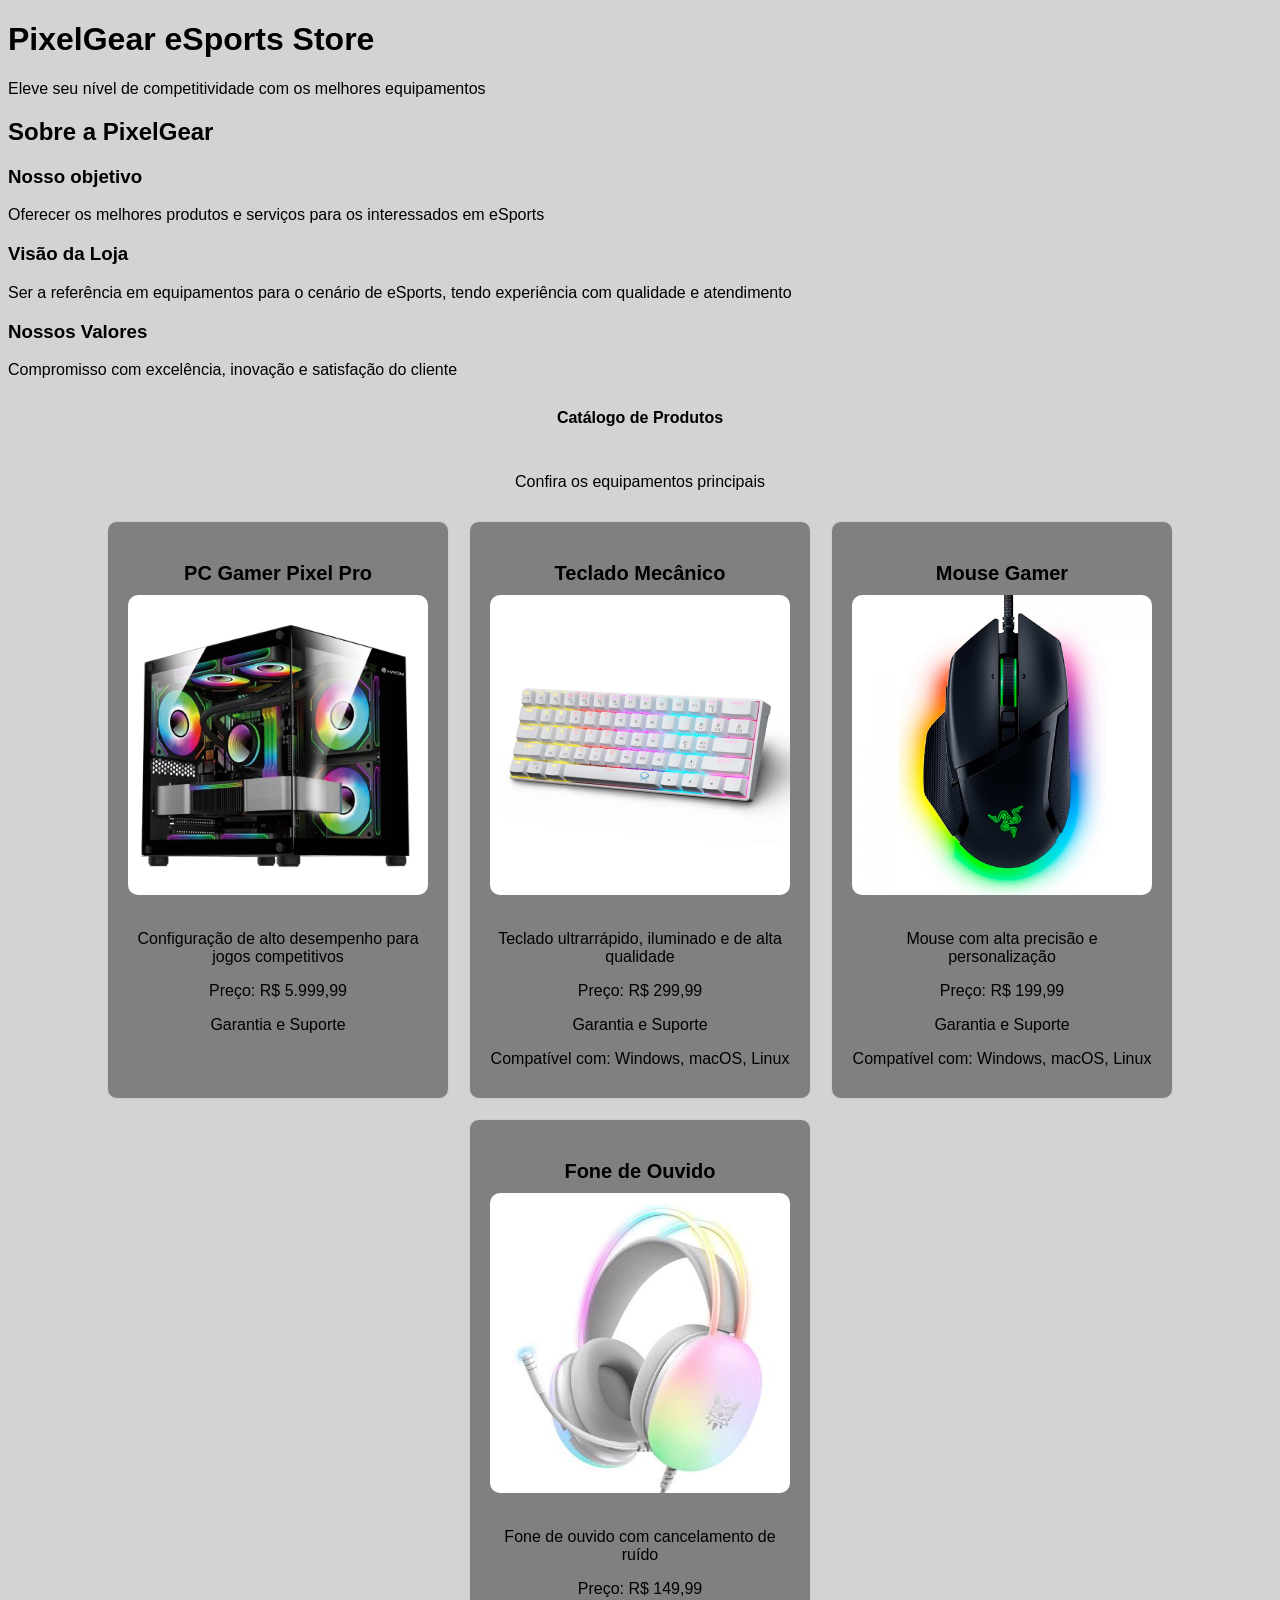
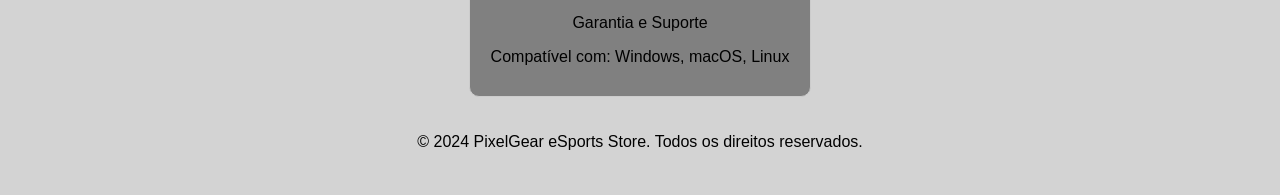
<file: atividades/S4_AT2.2_R4_LIMA_Hypertext Markup Language/index.html>
<!DOCTYPE html>
<html lang="pt-br">
<head>
        <meta charset="UTF-8">
        <meta name="viewport" content="width=device-width, initial-scale=1.0">
        <meta name="description" content="Página com estilo CSS externo"> 
        <title>PixelGear eSports Store</title>
        <link rel="stylesheet" href="style.css">
</head>
<body>
    <header>
        <h1>PixelGear eSports Store</h1>
        <p>Eleve seu nível de competitividade com os melhores equipamentos</p>
    </header>

    <main>
        <section id="institucional">
            <h2>Sobre a PixelGear</h2>

            <article>
                <h3>Nosso objetivo</h3>
                <p>Oferecer os melhores produtos e serviços para os interessados em eSports</p>
            </article>

            <article>
                <h3>Visão da Loja</h3>
                <p>Ser a referência em equipamentos para o cenário de eSports, tendo experiência com qualidade e atendimento</p>
            </article>

            <article>
                <h3>Nossos Valores</h3>
                <p>Compromisso com excelência, inovação e satisfação do cliente</p>
            </article>
        </section>

        <section id="Produtos">
            <h2>Catálogo de Produtos</h2>
            <p>Confira os equipamentos principais</p>

            <article class="produto">
                <h3>PC Gamer Pixel Pro</h3>
                <img src="images/pc.jpg" alt="Imagem do PC Gamer" width="300">
                <p>Configuração de alto desempenho para jogos competitivos</p>
                <p>Preço: R$ 5.999,99</p>
                <p>Garantia e Suporte</p>
            </article>


            <article class="produto">
                <h3>Teclado Mecânico</h3>
                <img src="images/teclado.webp" alt="Imagem do Teclado Mecânico" width="300">
                <p>Teclado ultrarrápido, iluminado e de alta qualidade</p>
                <p>Preço: R$ 299,99</p>
                <p>Garantia e Suporte</p>
                <p>Compatível com: Windows, macOS, Linux</p>


            </article>

             <article class="produto">
                <h3>Mouse Gamer</h3>
                <img src="images/mouse.jpeg" alt="Imagem do Mouse Gamer" width="300">
                <p>Mouse com alta precisão e personalização</p>
                <p>Preço: R$ 199,99</p>
                <p>Garantia e Suporte</p>
                <p>Compatível com: Windows, macOS, Linux</p>
                </article>

    
            <article class="produto">
                <h3>Fone de Ouvido</h3>
                <img src="images/fone.jpg" alt="Imagem do Fone de Ouvido" width="300">
                <p>Fone de ouvido com cancelamento de ruído</p>
                <p>Preço: R$ 149,99</p>
                <p>Garantia e Suporte</p>
                <p>Compatível com: Windows, macOS, Linux</p>
                </article>

        </section>

        <footer>
            <p>&copy; 2024 PixelGear eSports Store. Todos os direitos reservados.</p>
        </footer>
    </main>
</body>
</html>
</file>
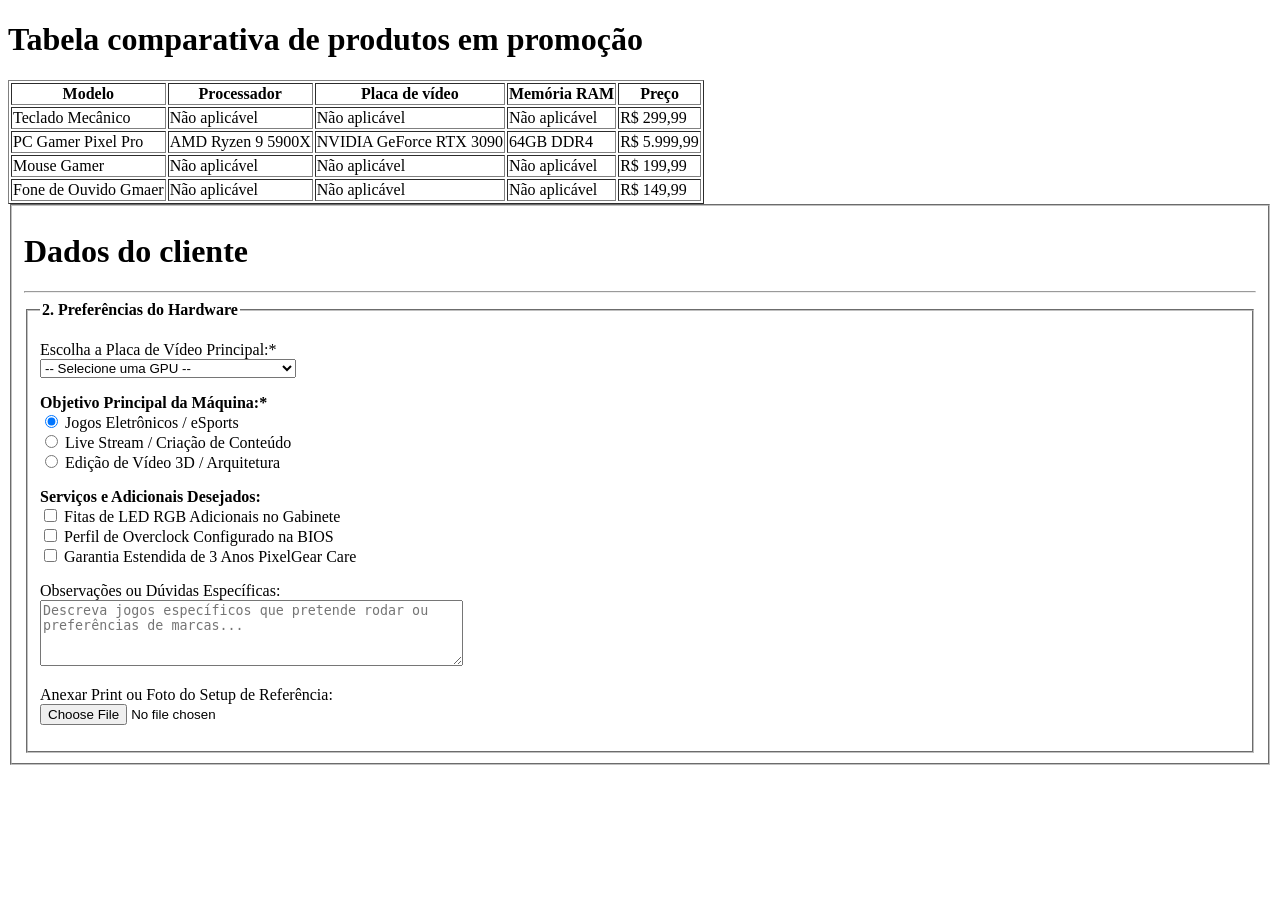
<file: atividades/S4_AT2.3_R4_LIMA_Tabelas_SemIA/index.html>
<!-- EXEMPLOS DE CÓDIGO -->
<!DOCTYPE html >
<html lang="pt-br">

<head>
        <meta charset="UTF-8">
        <meta name="viewport" content="width=device-width, initial-scale=1.0">
        <title>Tabela de preços</title>
</head>

<h1>Tabela comparativa de produtos em promoção</h1>

<body>
    <table border="1">
        <thead>
            <tr>
                <th>Modelo</th>
                <th>Processador</th>
                <th>Placa de vídeo</th>
                <th>Memória RAM</th>
                <th>Preço</th>
            </tr>
        <Tbody> 
            <tr>
                <td>Teclado Mecânico</td>
                <td>Não aplicável</td>
                <td>Não aplicável</td>
                <td>Não aplicável</td>
                <td>R$ 299,99</td>
            </tr>
            <tr>
                <td>PC Gamer Pixel Pro</td>
                <td>AMD Ryzen 9 5900X</td>
                <td>NVIDIA GeForce RTX 3090</td>
                <td>64GB DDR4</td>
                <td>R$ 5.999,99</td>
            </tr>
            <tr>
                <td>Mouse Gamer</td>
                <td>Não aplicável</td>
                <td>Não aplicável</td>
                <td>Não aplicável</td>
                <td>R$ 199,99</td>
            </tr> 
            <tr>
                <td>Fone de Ouvido Gmaer</td>
                <td>Não aplicável</td>
                <td>Não aplicável</td>
                <td>Não aplicável</td>
                <td>R$ 149,99</td>
            </tr>
        </tbody>
    </table>

    <fieldset>
       <h1>Dados do cliente</h1>
	
	<hr>
	
<!-- Grupo 2: Configuração do Hardware -->
        <fieldset>
            <legend><strong>2. Preferências do Hardware</strong></legend>

            <p>
                <label for="gpu">Escolha a Placa de Vídeo Principal:*</label><br>
                <select id="gpu" name="gpu" required>
                    <option value="">-- Selecione uma GPU --</option>
                    <option value="gtx1650">NVIDIA GTX 1650 4GB (Entry)</option>
                    <option value="rtx4060ti">NVIDIA RTX 4060 Ti 8GB (Mid-Range)</option>
                    <option value="rtx4090">NVIDIA RTX 4090 24GB (High-End 4K)</option>
                </select>
            </p>

            <p>
                <strong>Objetivo Principal da Máquina:*</strong><br>
                <input type="radio" id="jogos" name="objetivo" value="jogos" checked>
                <label for="jogos">Jogos Eletrônicos / eSports</label><br>
                
                <input type="radio" id="streaming" name="objetivo" value="streaming">
                <label for="streaming">Live Stream / Criação de Conteúdo</label><br>
                
                <input type="radio" id="trabalho" name="objetivo" value="trabalho">
                <label for="trabalho">Edição de Vídeo 3D / Arquitetura</label>
            </p>

            <p>
                <strong>Serviços e Adicionais Desejados:</strong><br>
                <input type="checkbox" id="rgb" name="adicionais[]" value="rgb_extra">
                <label for="rgb">Fitas de LED RGB Adicionais no Gabinete</label><br>

                <input type="checkbox" id="overclock" name="adicionais[]" value="overclock">
                <label for="overclock">Perfil de Overclock Configurado na BIOS</label><br>

                <input type="checkbox" id="garantia_estendida" name="adicionais[]" value="garantia3anos">
                <label for="garantia_estendida">Garantia Estendida de 3 Anos PixelGear Care</label>
            </p>

            <p>
                <label for="observacoes">Observações ou Dúvidas Específicas:</label><br>
                <textarea id="observacoes" name="observacoes" rows="4" cols="50" placeholder="Descreva jogos específicos que pretende rodar ou preferências de marcas..."></textarea>
            </p>

            <p>
                <label for="foto_referencia">Anexar Print ou Foto do Setup de Referência:</label><br>
                <input type="file" id="foto_referencia" name="foto_referencia" accept="image/*">
            </p>
        </fieldset>
</body>
</html>
</file>
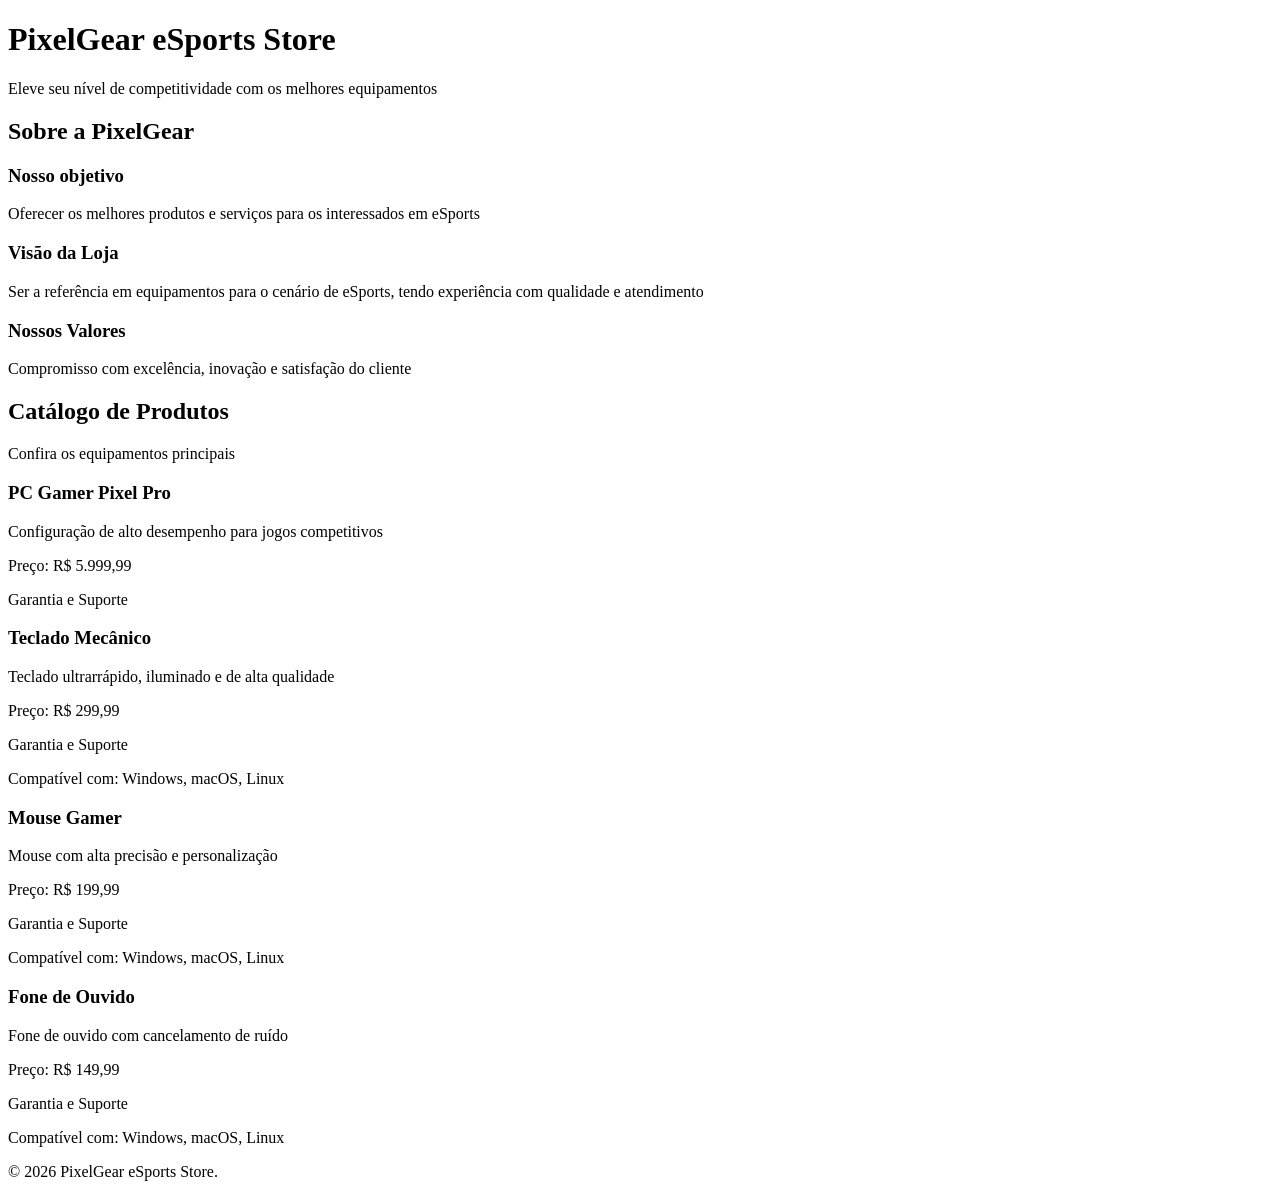
<file: atividades/S4_AT2_R4_LIMA/index.html>
<!DOCTYPE html>
<html lang="pt-br">
<head>
        <meta charset="UTF-8">
        <meta name="viewport" content="width=device-width, initial-scale=1.0">
        <meta name="description" content="Página com estilo CSS externo"> 
        <title>PixelGear eSports Store</title>
</head>
<body>
    <!-- Cabeçalho principal da página -->
     <header>
        <!-- Titulo principal -->
        <h1>PixelGear eSports Store</h1>
        <p>Eleve seu nível de competitividade com os melhores equipamentos</p>
     </header>

     <!-- Conteúdo principal -->
      <main>
        <!-- Sobre a Loja -->
        <section id="institucional">
            <h2>Sobre a PixelGear</h2>

            <article>
                <h3>Nosso objetivo</h3>
                <p>Oferecer os melhores produtos e serviços para os interessados em eSports</p>
            </article>

            <article>
                <h3>Visão da Loja</h3>
                <p>Ser a referência em equipamentos para o cenário de eSports, tendo experiência com qualidade e atendimento</p>
            </article>

            <article>
                <h3>Nossos Valores</h3>
                <p>Compromisso com excelência, inovação e satisfação do cliente</p>
            </article>
        </section>

        <!-- Catálogo de Produtos -->
        <section id="Produtos">
            <h2>Catálogo de Produtos</h2>
            <p>Confira os equipamentos principais</p>

            <!-- Produto 1 -->
            <article class="produto">
                <h3>PC Gamer Pixel Pro</h3>
                <p>Configuração de alto desempenho para jogos competitivos</p>
                <p>Preço: R$ 5.999,99</p>
                <p>Garantia e Suporte</p>
            </article>

            <!-- Produto 2 -->
            <article class="produto">
                <h3>Teclado Mecânico</h3>
                <p>Teclado ultrarrápido, iluminado e de alta qualidade</p>
                <p>Preço: R$ 299,99</p>
                <p>Garantia e Suporte</p>
                <p>Compatível com: Windows, macOS, Linux</p>
            </article>

            <!-- Produto 3 -->
                <article class="produto">
                    <h3>Mouse Gamer</h3>
                    <p>Mouse com alta precisão e personalização</p>
                    <p>Preço: R$ 199,99</p>
                    <p>Garantia e Suporte</p>
                    <p>Compatível com: Windows, macOS, Linux</p>
                </article>
    
                <!-- Produto 4 -->
                <article class="produto">
                    <h3>Fone de Ouvido</h3>
                    <p>Fone de ouvido com cancelamento de ruído</p>
                    <p>Preço: R$ 149,99</p>
                    <p>Garantia e Suporte</p>
                    <p>Compatível com: Windows, macOS, Linux</p>
                </article>
        </section>
      </main>

      <!-- Rodapé -->
      <footer>
        <p>&copy; 2026 PixelGear eSports Store.</p>
      </footer>
</body>
</html>
</file>
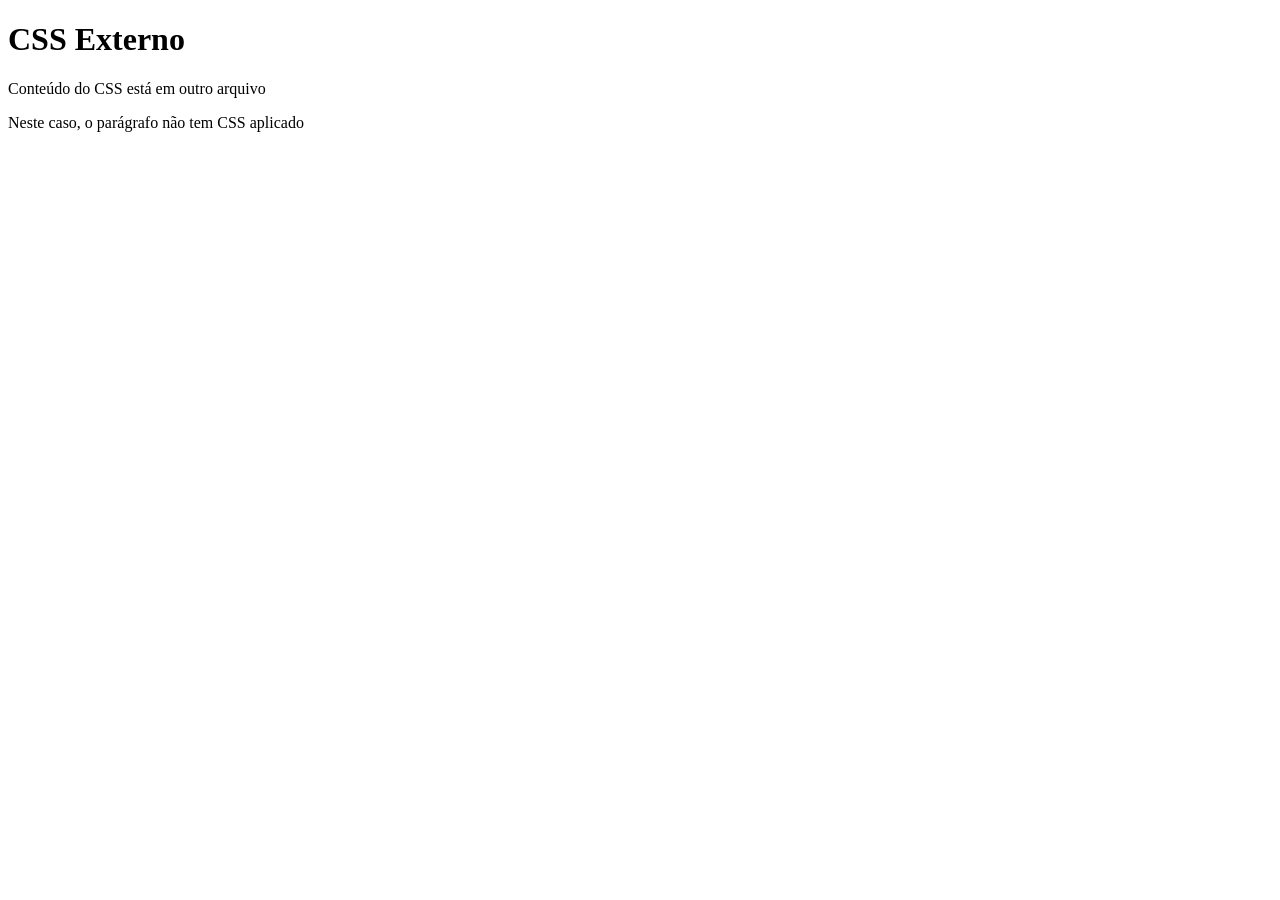
<file: atividades/S1_AT3_R1_LIMA/CSSexterno.html>
<!DOCTYPE html>
<html lang="pt-br">
<head>
    <meta charset="UTF-8">
    <meta name="viewport" content="width=device-width, initial-scale=1.0">
    <meta name="description" content="Página com estilo CSS externo">
    <meta http-equiv="X-UA-Compatible" content="ie=edge"> 
    <title>CSS_Externo</title>

    <!-- Declaração do estilo CSS externo -->

</head>
<body>
    <h1 class="tituloh1, #paragrafo">CSS Externo</h1>
    <p>Conteúdo do CSS está em outro arquivo</p>
    <p>Neste caso, o parágrafo não tem CSS aplicado</p>
</body>
</html>
</file>
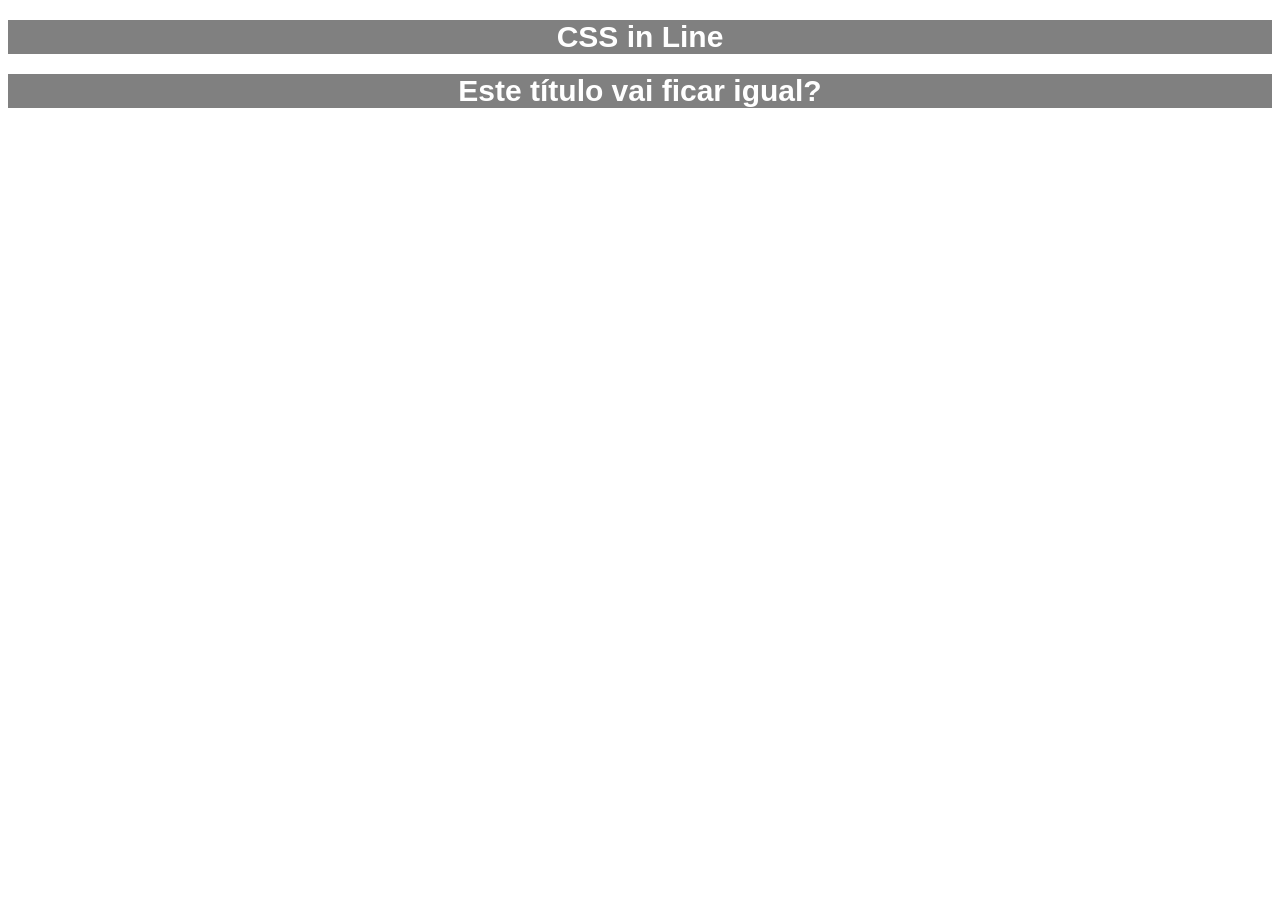
<file: atividades/S1_AT3_R1_LIMA/CSSinLine.html>
<!DOCTYPE html>
<html lang="pt-br">
<head>
    <meta charset="UTF-8">
    <meta name="viewport" content="width=device-width, initial-scale=1.0">
    <meta name="description" content="Página com estilo CSS inLine">
    <meta http-equiv="X-UA-Compatible" content="ie=edge"> 
    <title>CSS_inLine</title>
</head>
<body>
    <!-- CSS inLine -->
    <h1 style="color: white; background-color: grey; font-family: Arial, sans-serif; font-size: 30px; text-align: center;">CSS in Line</h1>
    <h1 style="color: white; background-color: grey; font-family: Arial, sans-serif; font-size: 30px; text-align: center;">Este título vai ficar igual?</h1>
</body>
</html>
</file>
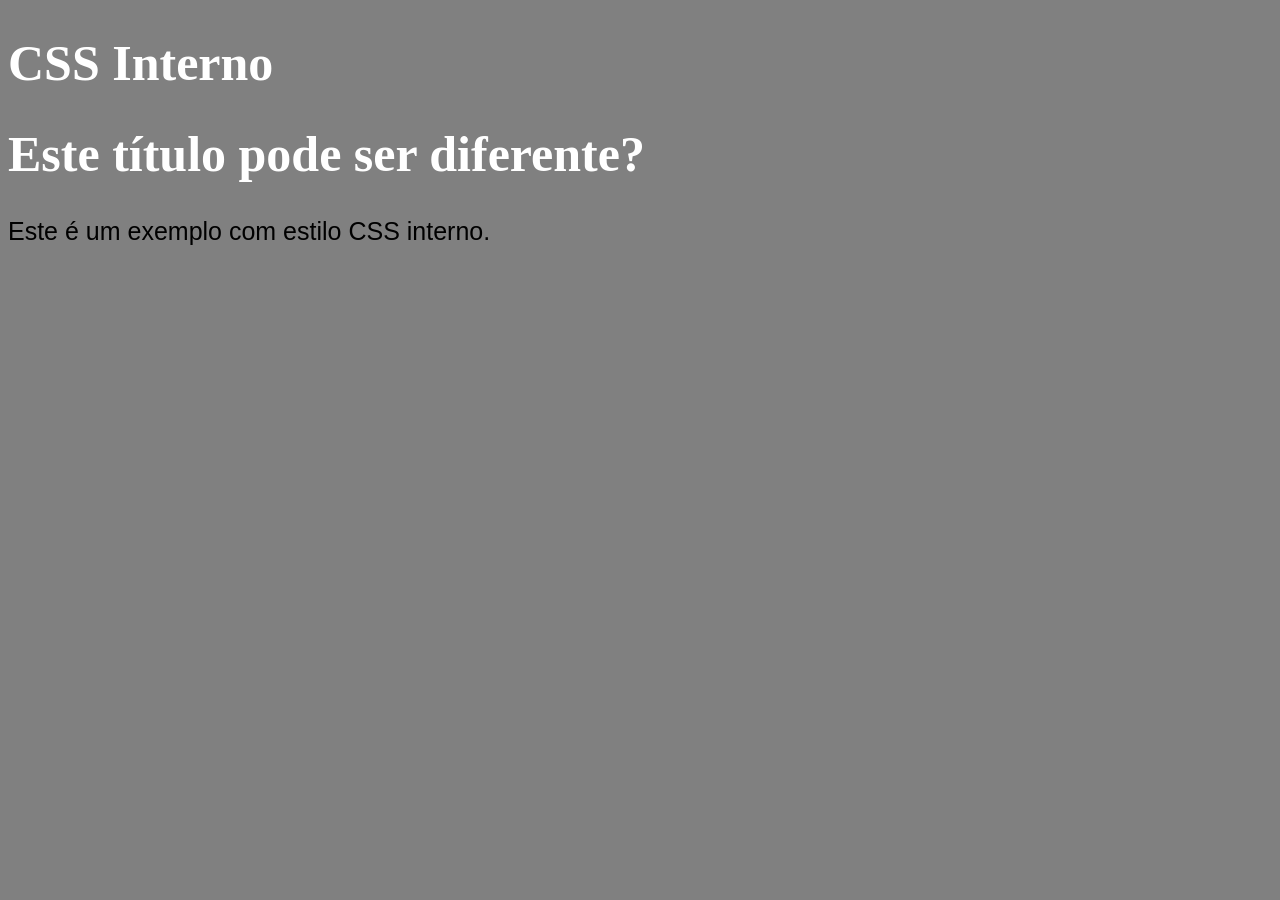
<file: atividades/S1_AT3_R1_LIMA/CSSinterno.html>
<!DOCTYPE html>
<html lang="pt-br">
<head>
    <meta charset="UTF-8">
    <meta name="viewport" content="width=device-width, initial-scale=1.0">
    <meta name="description" content="Página com estilo CSS interno">
    <meta http-equiv="X-UA-Compatible" content="ie=edge"> 
    <title>CSS_Interno</title>
    <style>
        body {
            background-color: grey;
            font-size: 25px;
            font-family: Arial, Arial, Helvetica, sans-serif;
        }
        h1 {
            color: white;
            font-family: 'Times New Roman', Times, serif;
        }
        p{
            color: white;
        }
        .paragrafo {
            color: black;
        }
        .card {
            background-color: red;
            color: white;
            font-size: 24px;
            padding: 10px;
            border-radius: 30px;
        }
    </style>
</head>
<body>
    <h1>CSS Interno</h1>
    <h1 style="color: white;">Este título pode ser diferente?</h1>
    <div>
        <p class="paragrafo">Este é um exemplo com estilo CSS interno.</p>
    </div>
</body>
</html>
</file>
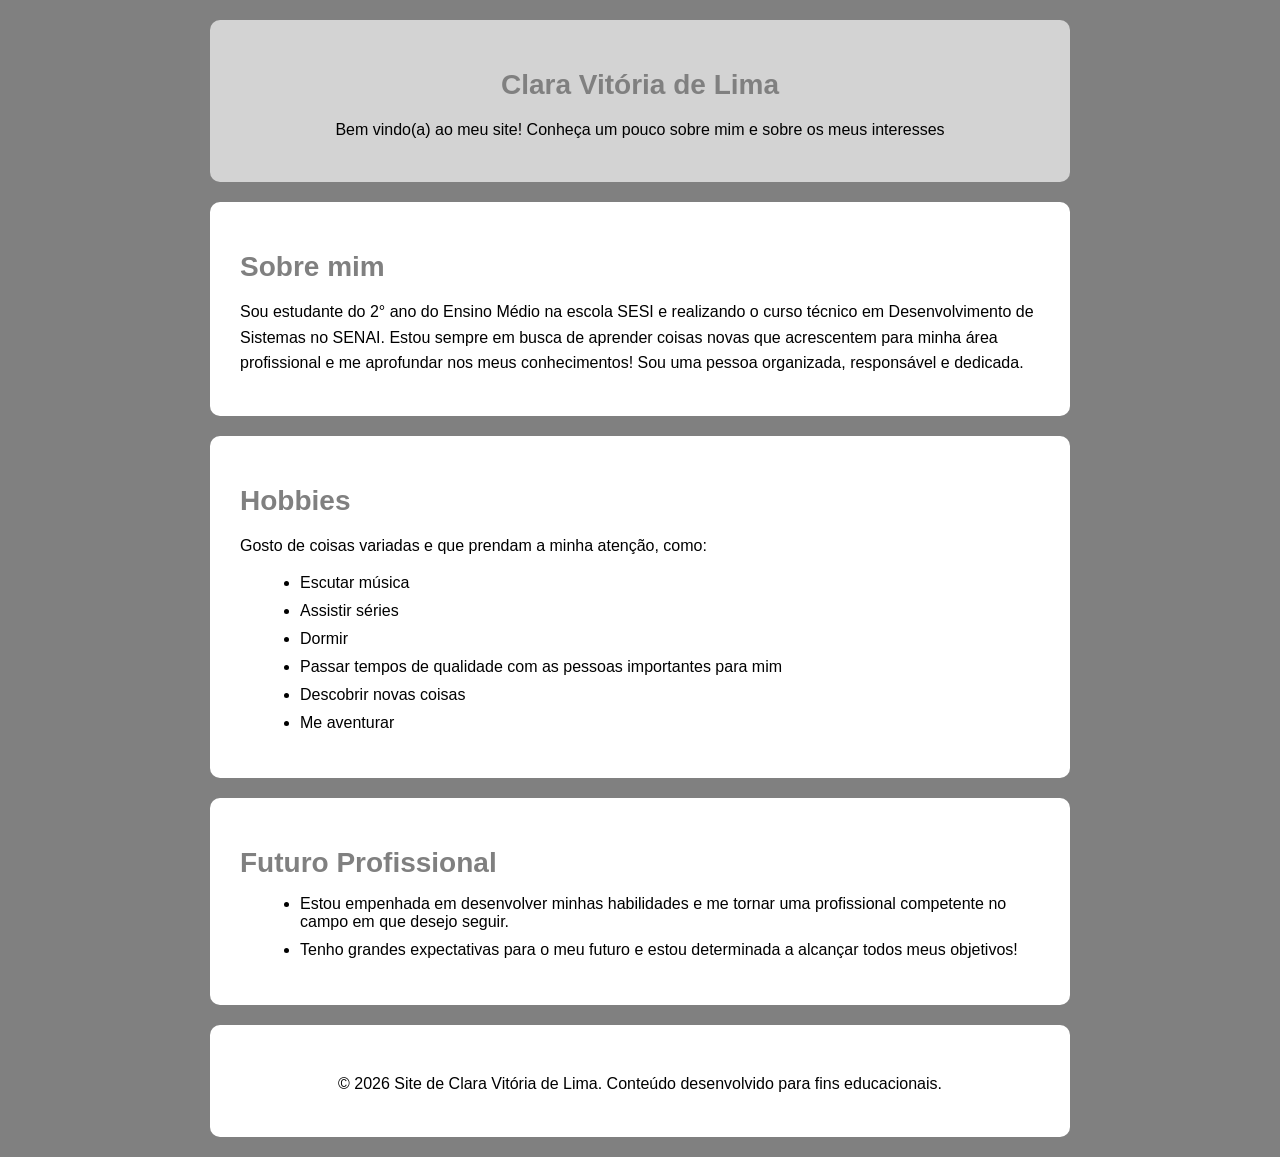
<file: atividades/S1_AT3_R1_LIMA/site.html>
<!DOCTYPE html>
<html lang="pt-BR">
<head>
    <meta charset="UTF-8">
    <meta name="viewport" content="width=device-width, initial-scale=1.0">
    <title>Página Pessoal</title>
    <link rel="stylesheet" href="assets/css/style.css">
</head>
<body>
    <div class="card header">
        <h1>Clara Vitória de Lima</h1>
        <p>Bem vindo(a) ao meu site! Conheça um pouco sobre mim e sobre os meus interesses</p>
    </div>

    <div class="card">
        <h1>Sobre mim</h1>
        <p>Sou estudante do 2° ano do Ensino Médio na escola SESI e realizando o curso técnico em Desenvolvimento de Sistemas no SENAI. Estou sempre em busca de aprender coisas novas que acrescentem para minha área profissional e me aprofundar nos meus conhecimentos! Sou uma pessoa organizada, responsável e dedicada.</p>
    </div>

    <div class="card">
        <h1>Hobbies</h1>
        <p>Gosto de coisas variadas e que prendam a minha atenção, como:</p>
        <ul>
            <li>Escutar música</li>
            <li>Assistir séries</li>
            <li>Dormir</li>
            <li>Passar tempos de qualidade com as pessoas importantes para mim</li>
            <li>Descobrir novas coisas</li>
            <li>Me aventurar</li>
        </ul>
    </div>

    <div class="card">
        <h1>Futuro Profissional</h1>
        <ul>
            <li>Estou empenhada em desenvolver minhas habilidades e me tornar uma profissional competente no campo em que desejo seguir.</li>
            <li>Tenho grandes expectativas para o meu futuro e estou determinada a alcançar todos meus objetivos!</li>
        </ul>
    </div>

    <div class="card footer">
        <p>© 2026 Site de Clara Vitória de Lima. Conteúdo desenvolvido para fins educacionais.</p>
    </div>
</body>
</html>
</file>
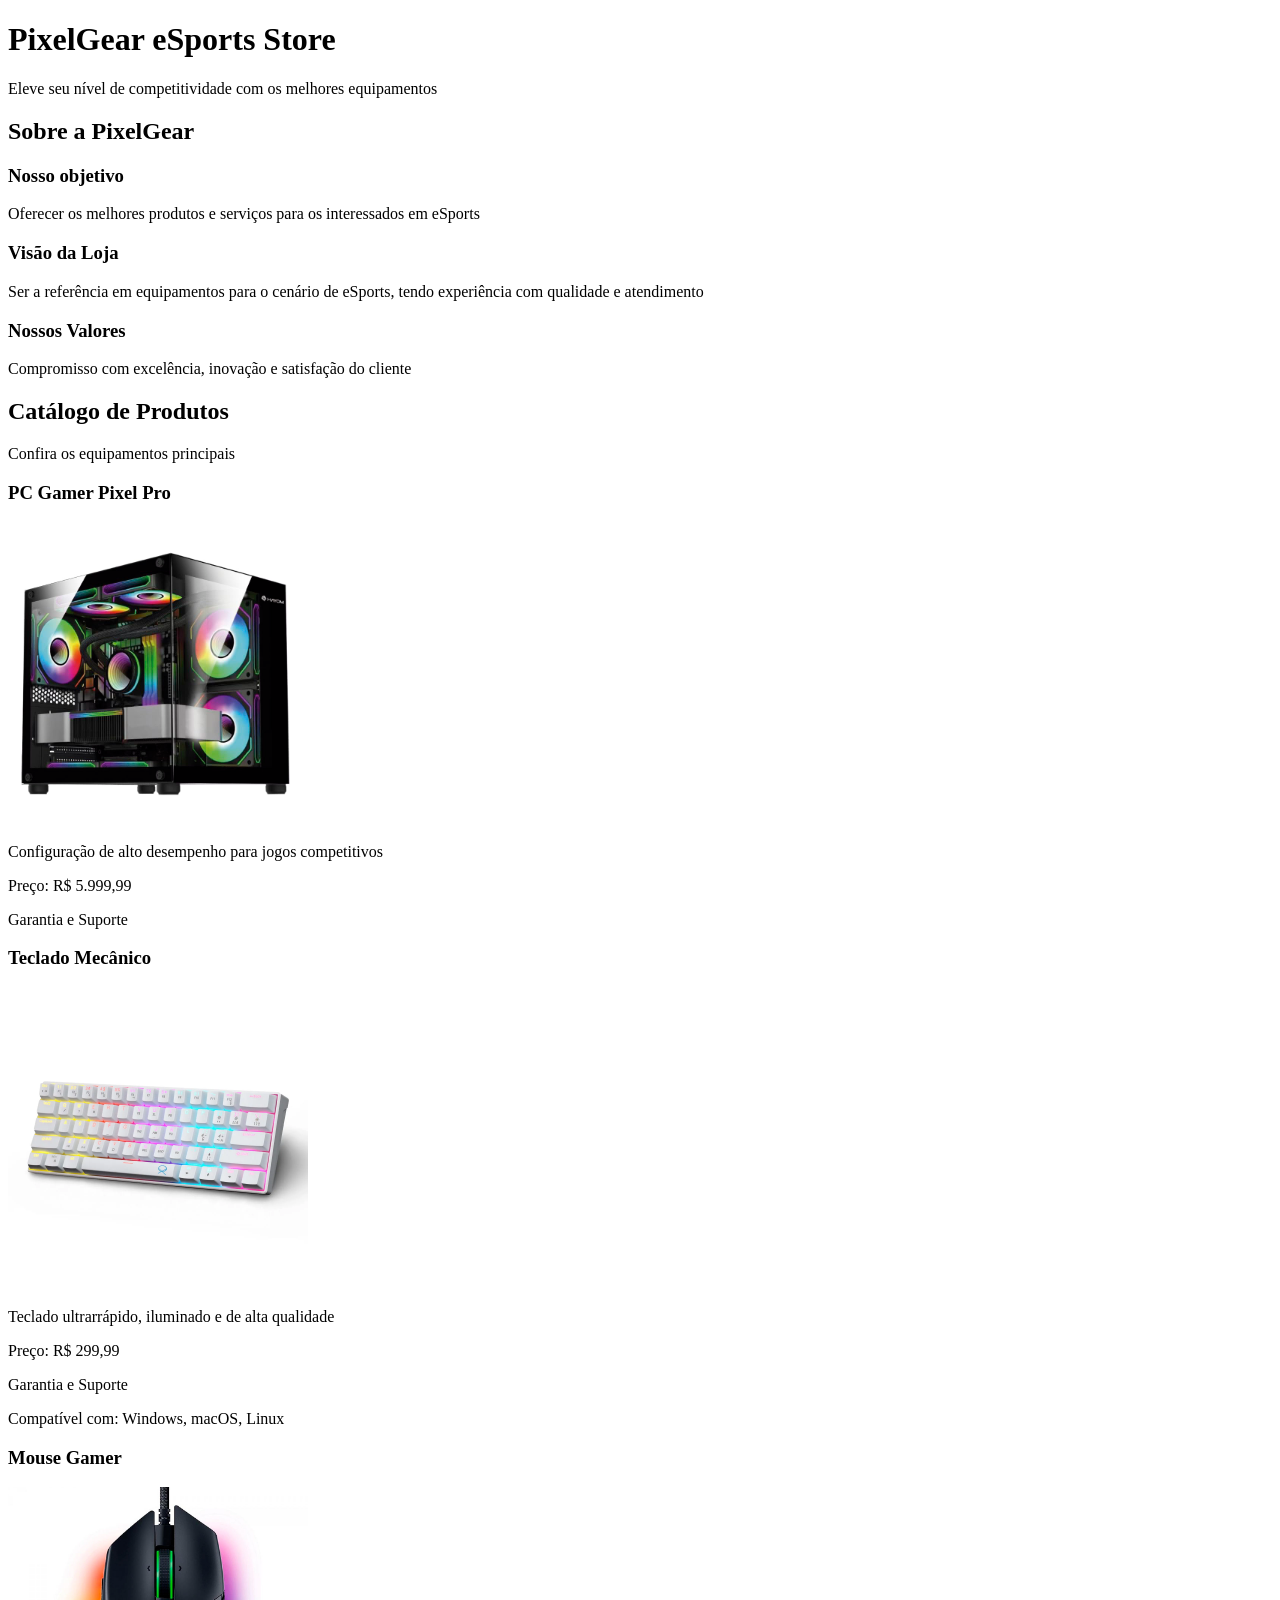
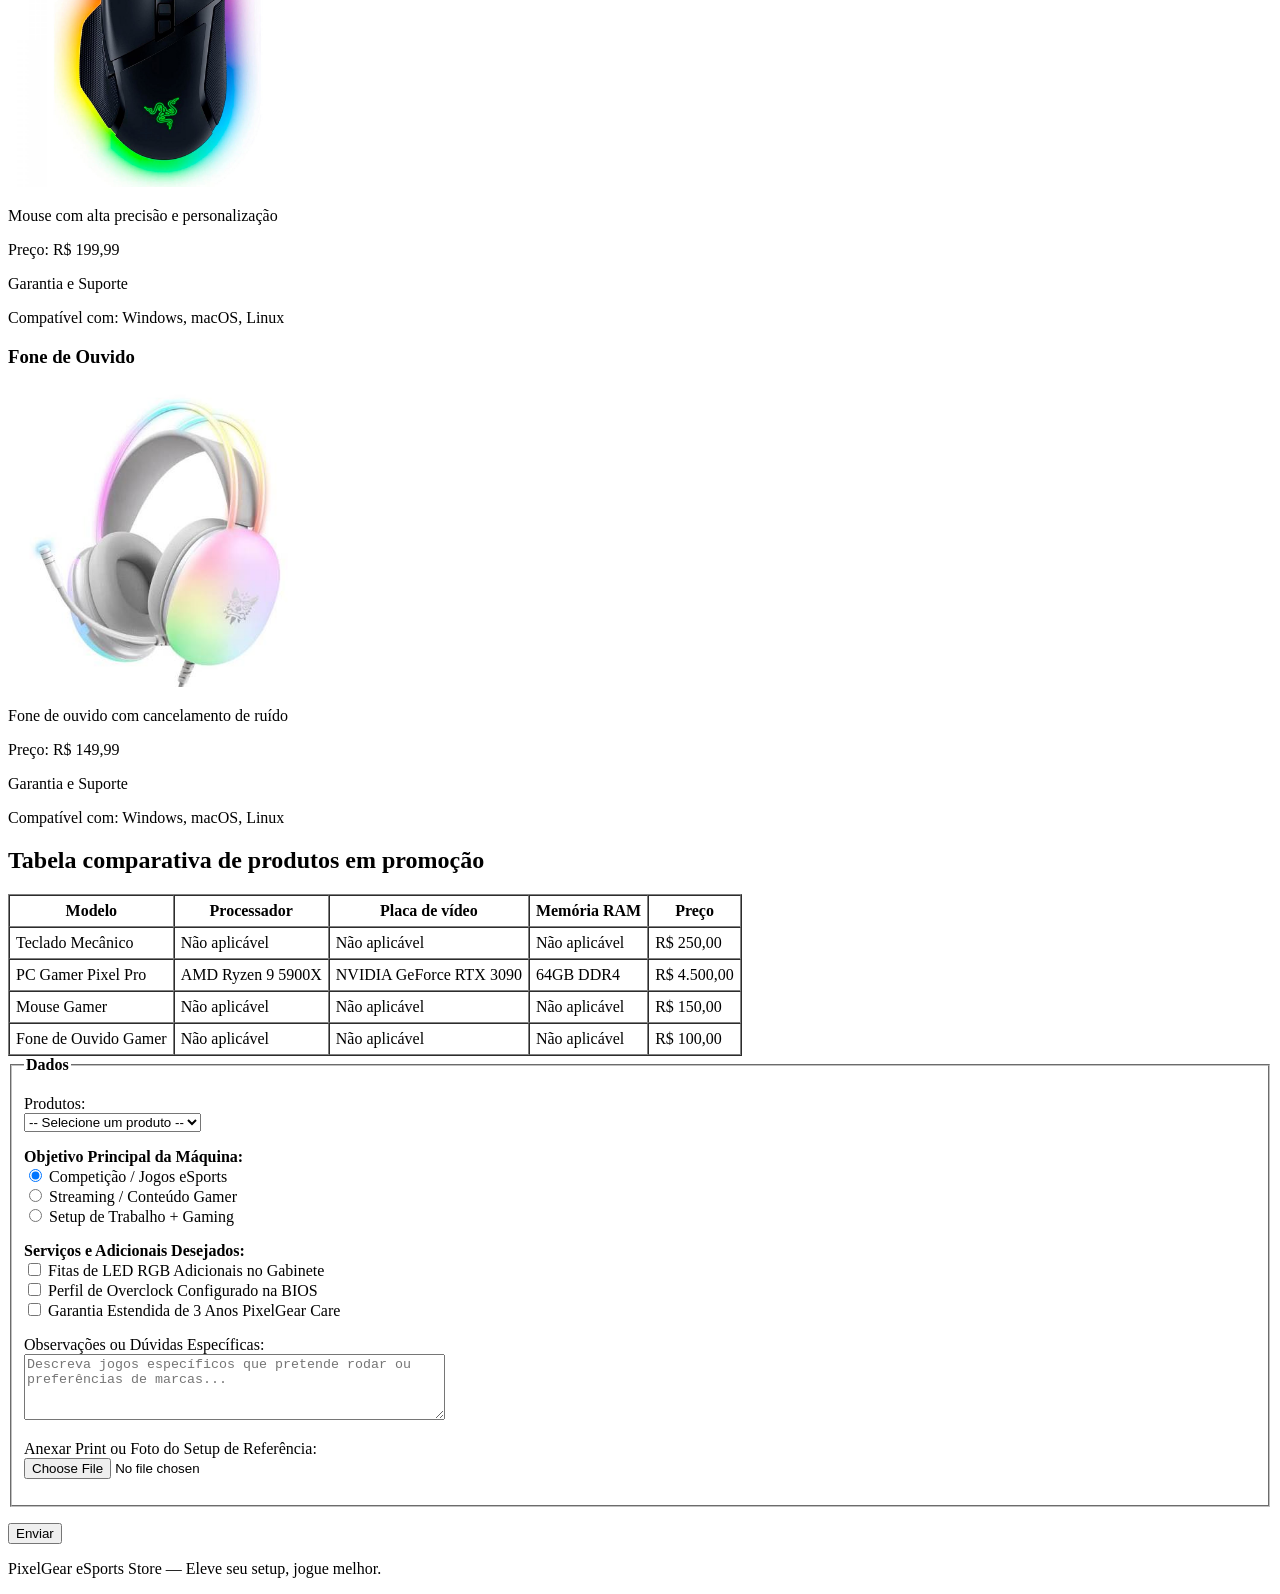
<file: atividades/S4_AT2.3_R4_LIMA_Tabelas_SemIA/index2.html>
<!DOCTYPE html>
<html lang="pt-br">
<head>
        <meta charset="UTF-8"> <!-- Define a codificação de caracteres como UTF-8 -->
        <meta name="viewport" content="width=device-width, initial-scale=1.0"> <!-- Define a viewport para responsividade em dispositivos móveis -->
        <title>PixelGear eSports Store</title>
</head>
<body>
    <header> <!-- Cabeçalho principal da página -->
        <h1>PixelGear eSports Store</h1>
        <p>Eleve seu nível de competitividade com os melhores equipamentos</p>
    </header>

    <main> <!-- Conteúdo principal da página -->
        <section id="institucional"> <!-- Seção institucional da loja -->
            <h2>Sobre a PixelGear</h2>

            <article> <!-- Artigo sobre o objetivo da loja -->
                <h3>Nosso objetivo</h3>
                <p>Oferecer os melhores produtos e serviços para os interessados em eSports</p>
            </article>

            <article>
                <h3>Visão da Loja</h3>
                <p>Ser a referência em equipamentos para o cenário de eSports, tendo experiência com qualidade e atendimento</p>
            </article>

            <article>
                <h3>Nossos Valores</h3>
                <p>Compromisso com excelência, inovação e satisfação do cliente</p>
            </article>
        </section>

        <section id="Produtos"> <!-- Seção de catálogo de produtos -->
            <h2 class="titulo-catalogo">Catálogo de Produtos</h2> <!-- Título do catálogo de produtos -->
            <p>Confira os equipamentos principais</p> <!-- Parágrafo introdutório do catálogo de produtos -->

            <article class="produto"> <!-- Artigo sobre o PC Gamer Pixel Pro -->
                <h3>PC Gamer Pixel Pro</h3>
                <img src="images/pc.jpg" alt="Imagem do PC Gamer" width="300">
                <p>Configuração de alto desempenho para jogos competitivos</p>
                <p>Preço: R$ 5.999,99</p>
                <p>Garantia e Suporte</p>
            </article>


            <article class="produto">
                <h3>Teclado Mecânico</h3>
                <img src="images/teclado.webp" alt="Imagem do Teclado Mecânico" width="300">
                <p>Teclado ultrarrápido, iluminado e de alta qualidade</p>
                <p>Preço: R$ 299,99</p>
                <p>Garantia e Suporte</p>
                <p>Compatível com: Windows, macOS, Linux</p>


            </article>

             <article class="produto">
                <h3>Mouse Gamer</h3>
                <img src="images/mouse.jpeg" alt="Imagem do Mouse Gamer" width="300">
                <p>Mouse com alta precisão e personalização</p>
                <p>Preço: R$ 199,99</p>
                <p>Garantia e Suporte</p>
                <p>Compatível com: Windows, macOS, Linux</p>
                </article>

    
            <article class="produto">
                <h3>Fone de Ouvido</h3>
                <img src="images/fone.jpg" alt="Imagem do Fone de Ouvido" width="300">
                <p>Fone de ouvido com cancelamento de ruído</p>
                <p>Preço: R$ 149,99</p>
                <p>Garantia e Suporte</p>
                <p>Compatível com: Windows, macOS, Linux</p>
                </article>

        </section>

        <section class="promocoes"> <!-- Seção de promoções da loja -->
            <h1>Tabela comparativa de produtos em promoção</h1>

            <table class="tabela-produtos" border="1" cellpadding="6" cellspacing="0"> <!-- Tabela de produtos em promoção -->
                <!--border = "1" significa que a tabela terá bordas visíveis -->
                <!-- cellpadding = "6" significa que haverá um espaçamento de 6 pixels entre as células -->
                <!-- cellspacing = "0" significa que não haverá espaçamento entre as células -->
                <thead> <!-- Cabeçalho da tabela -->
                    <tr> <!-- Linha do cabeçalho da tabela -->
                        <th>Modelo</th> <!-- Coluna do cabeçalho da tabela -->
                        <th>Processador</th>
                        <th>Placa de vídeo</th>
                        <th>Memória RAM</th>
                        <th>Preço</th>
                    </tr>
                </thead>
                <tbody>
                    <tr>
                        <td>Teclado Mecânico</td> <!-- Coluna da tabela -->
                        <td>Não aplicável</td>
                        <td>Não aplicável</td>
                        <td>Não aplicável</td>
                        <td>R$ 250,00</td>
                    </tr>
                    <tr>
                        <td>PC Gamer Pixel Pro</td> <!-- Coluna da tabela -->
                        <td>AMD Ryzen 9 5900X</td>
                        <td>NVIDIA GeForce RTX 3090</td>
                        <td>64GB DDR4</td>
                        <td>R$ 4.500,00</td>
                    </tr>
                    <tr>
                        <td>Mouse Gamer</td> <!-- Coluna da tabela -->
                        <td>Não aplicável</td>
                        <td>Não aplicável</td>
                        <td>Não aplicável</td>
                        <td>R$ 150,00</td>
                    </tr>
                    <tr>
                        <td>Fone de Ouvido Gamer</td>
                        <td>Não aplicável</td>
                        <td>Não aplicável</td>
                        <td>Não aplicável</td>
                        <td>R$ 100,00</td>
                    </tr>
                </tbody> <!-- Corpo da tabela -->
            </table>
        </section>

        <section class="contato"> <!-- Seção de contato da loja -->
            <form class="formulario" action="#" method="post"> <!-- Formulário de contato da loja -->
                <fieldset> <!-- Agrupamento de campos do formulário -->
                    <legend><strong>Dados</strong></legend> <!-- Legenda do agrupamento de campos do formulário -->

                    <p>
                        <label for="gpu">Produtos:</label><br> <!-- Label (significa "rótulo") do campo de seleção de produtos -->
                        <select id="gpu" name="gpu" required> <!-- Campo de seleção de produtos -->
                            <option value="">-- Selecione um produto --</option> <!-- Opção padrão do campo de seleção de produtos -->
                            <option value="pc-gamer">PC Gamer Pixel Pro</option>
                            <option value="teclado">Teclado Mecânico</option>
                            <option value="mouse">Mouse Gamer</option>
                            <option value="fone">Fone de Ouvido Gamer</option>
                        </select>
                    </p>

                    <p>
                        <strong>Objetivo Principal da Máquina:</strong><br> <!-- Strong (significa "negrito") -->
                        <input type="radio" id="jogos" name="objetivo" value="jogos" checked> <!-- Essa linha significa - input do tipo radio; -->
                        <label for="jogos">Competição / Jogos eSports</label><br>

                        <input type="radio" id="streaming" name="objetivo" value="streaming">
                        <label for="streaming">Streaming / Conteúdo Gamer</label><br>

                        <input type="radio" id="trabalho" name="objetivo" value="trabalho">
                        <label for="trabalho">Setup de Trabalho + Gaming</label>
                    </p>

                    <p>
                        <strong>Serviços e Adicionais Desejados:</strong><br>
                        <input type="checkbox" id="rgb" name="adicionais[]" value="rgb_extra">
                        <label for="rgb">Fitas de LED RGB Adicionais no Gabinete</label><br>

                        <input type="checkbox" id="overclock" name="adicionais[]" value="overclock">
                        <label for="overclock">Perfil de Overclock Configurado na BIOS</label><br>

                        <input type="checkbox" id="garantia_estendida" name="adicionais[]" value="garantia3anos">
                        <label for="garantia_estendida">Garantia Estendida de 3 Anos PixelGear Care</label>
                    </p>

                    <p>
                        <label for="observacoes">Observações ou Dúvidas Específicas:</label><br>
                        <textarea id="observacoes" name="observacoes" rows="4" cols="50" placeholder="Descreva jogos específicos que pretende rodar ou preferências de marcas..."></textarea>
                    </p>

                    <p>
                        <label for="foto_referencia">Anexar Print ou Foto do Setup de Referência:</label><br>
                        <input type="file" id="foto_referencia" name="foto_referencia" accept="image/*">
                    </p>
                </fieldset>

                <p>
                    <button type="button">Enviar</button>
                </p>
            </form>
        </section>

        <footer>
            <p>PixelGear eSports Store — Eleve seu setup, jogue melhor.</p>
        </footer>
    </main>
</body>
</html>
</file>
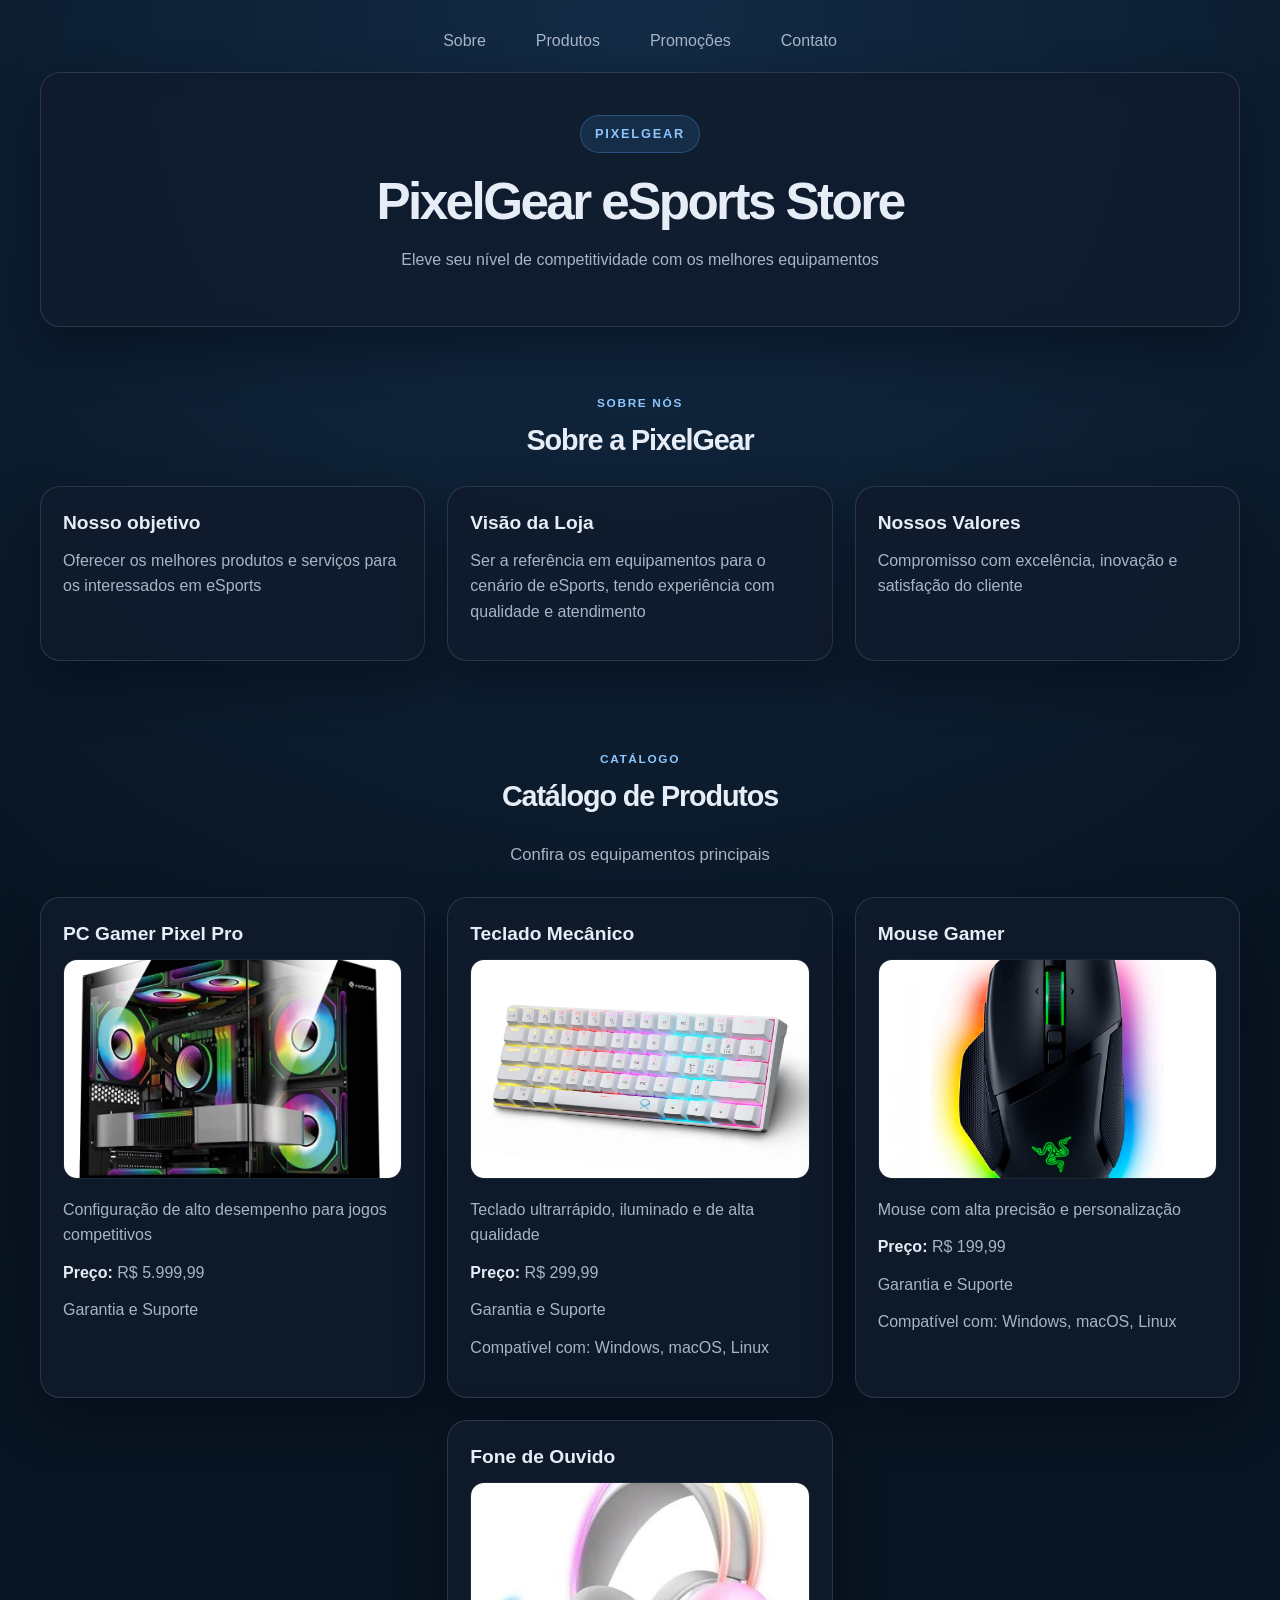
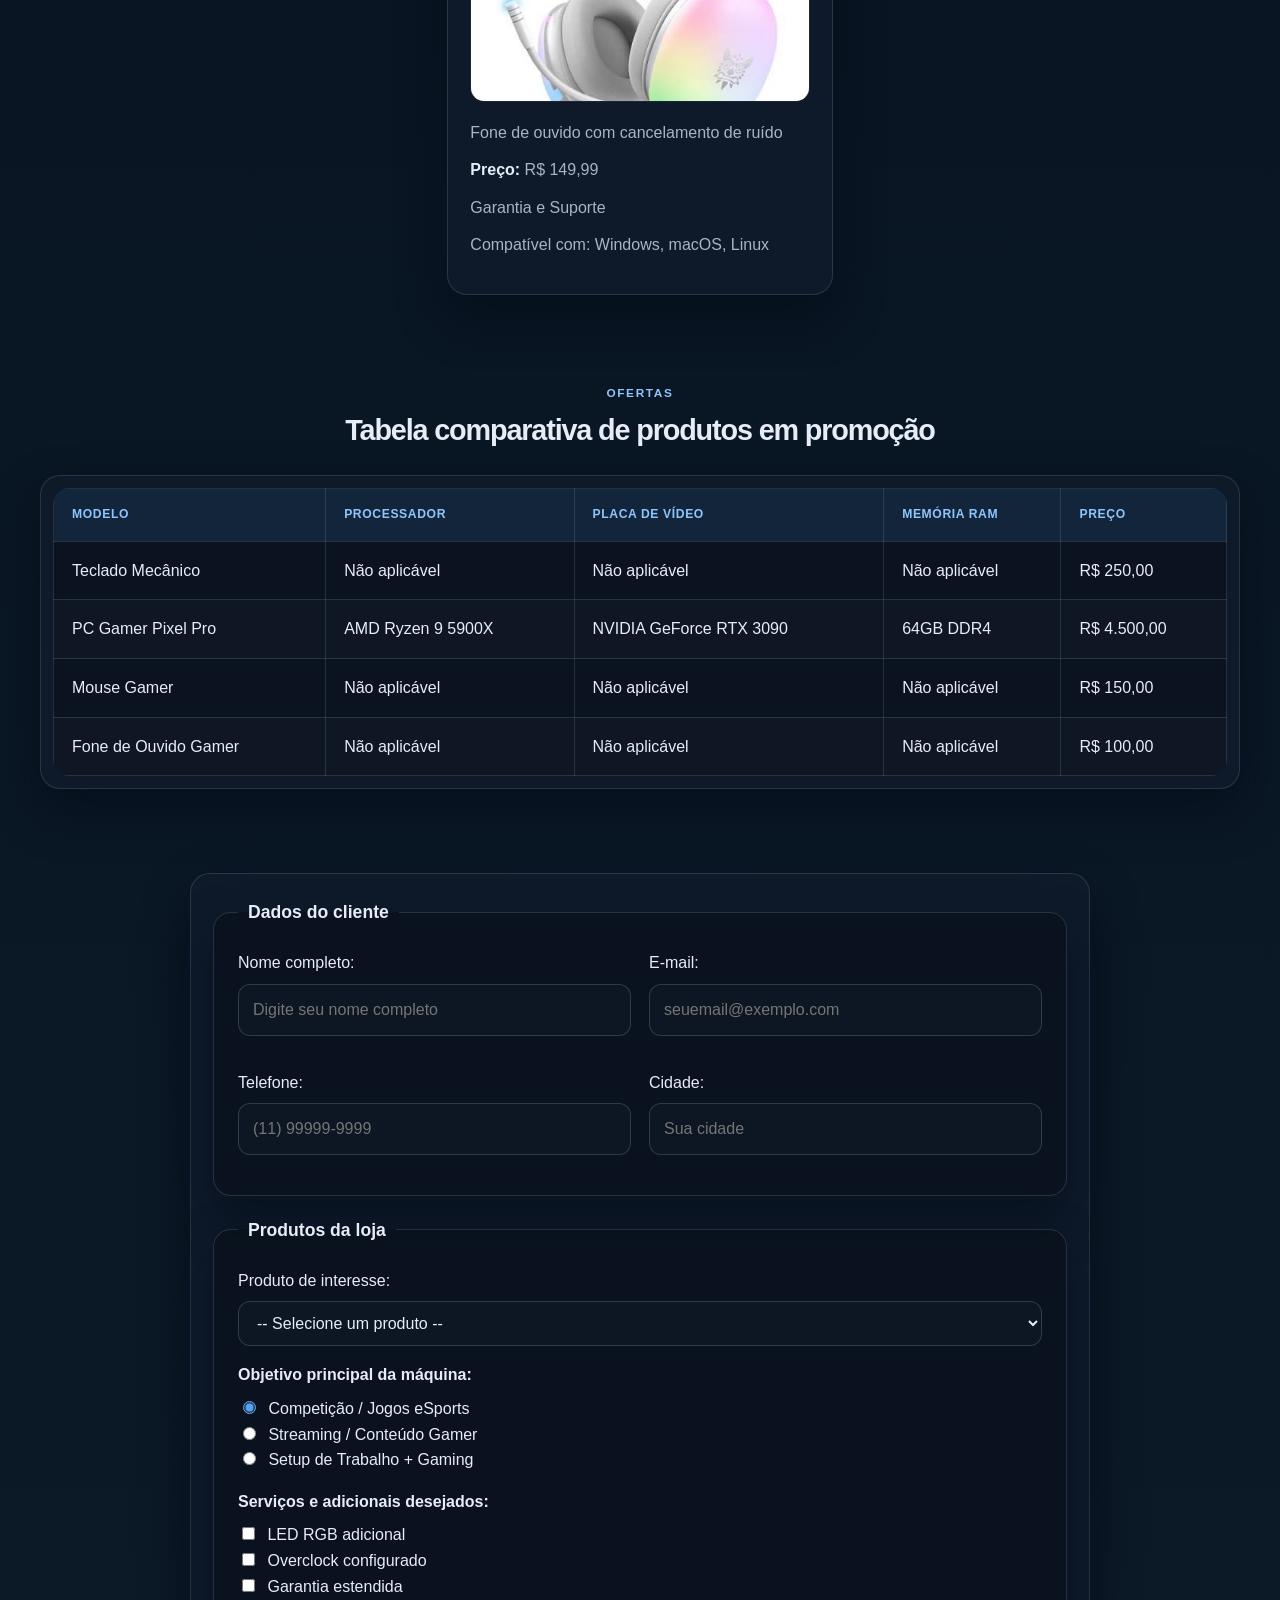
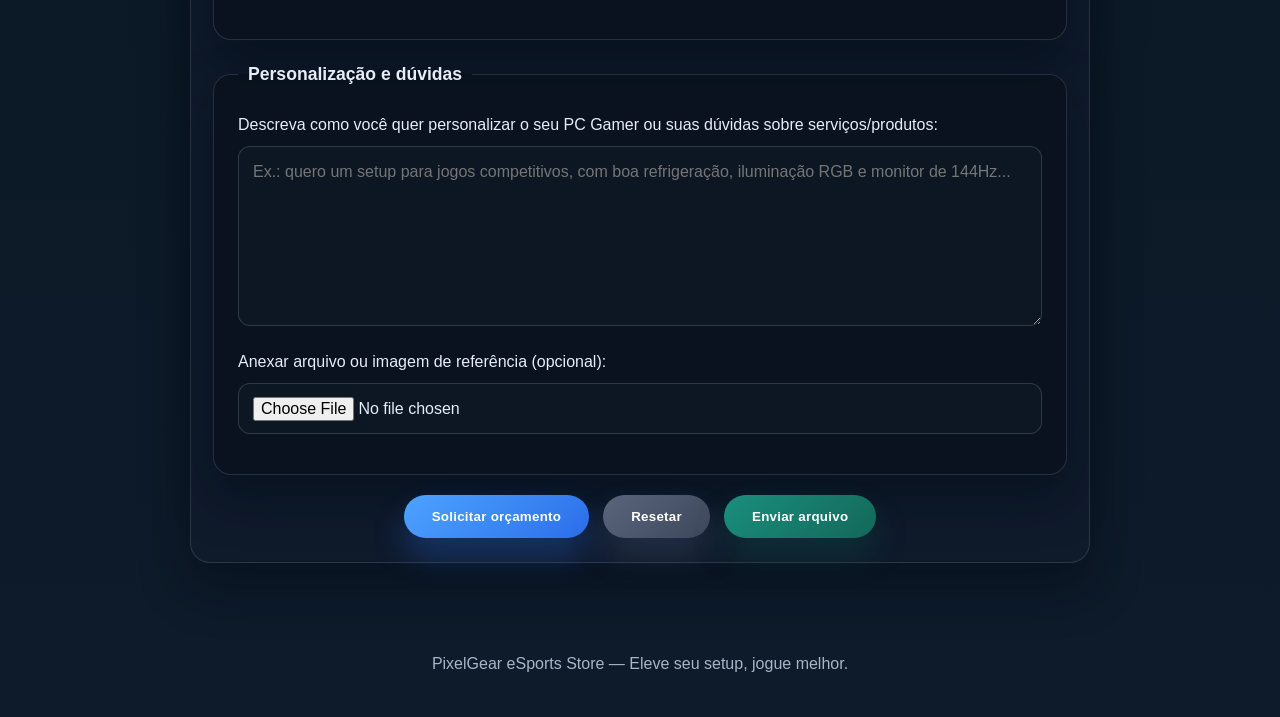
<file: atividades/S4_AT2.4_R4_LIMA_IA/index2.html>
<!DOCTYPE html>
<html lang="pt-br">
<head>
        <meta charset="UTF-8"> <!-- Define a codificação de caracteres como UTF-8 -->
        <meta name="viewport" content="width=device-width, initial-scale=1.0"> <!-- Define a viewport para responsividade em dispositivos móveis -->
        <meta name="description" content="PixelGear eSports Store — equipamentos premium para gamers e streamers."> <!-- Descreve o conteúdo da página para buscadores e acessibilidade -->
        <title>PixelGear eSports Store</title> <!-- Título exibido na aba do navegador -->
        <link rel="stylesheet" href="style.css"> <!-- Conecta a página ao arquivo CSS responsável pela aparência -->
</head>
<body>
    <header class="topo reveal"> <!-- Cabeçalho do site, com destaque visual e animação de entrada -->
        <nav class="menu" aria-label="Menu principal"> <!-- Menu de navegação principal da página -->
            <ul class="menu-list"> <!-- Lista de itens do menu -->
                <li><a href="#institucional">Sobre</a></li> <!-- Link para a seção institucional -->
                <li><a href="#Produtos">Produtos</a></li> <!-- Link para a seção de catálogo -->
                <li><a href="#promocoes">Promoções</a></li> <!-- Link para a seção de ofertas -->
                <li><a href="#contato">Contato</a></li> <!-- Link para a seção de formulário -->
            </ul>
        </nav>

        <div class="topo__inner"> <!-- Container do hero/header com nome da loja e slogan -->
            <span class="brand">PixelGear</span> <!-- Marca visual da loja -->
            <h1>PixelGear eSports Store</h1> <!-- Título principal da página -->
            <p>Eleve seu nível de competitividade com os melhores equipamentos</p> <!-- Frase de apresentação -->
        </div>
    </header>

    <main> <!-- Conteúdo principal da página -->
        <section id="institucional" class="reveal"> <!-- Seção que apresenta a história, objetivo e valores da loja -->
            <div class="section-heading"> <!-- Agrupa o título e o subtítulo da seção -->
                <span class="eyebrow">Sobre nós</span> <!-- Etiqueta visual da seção -->
                <h2>Sobre a PixelGear</h2> <!-- Título da seção institucional -->
            </div>

            <div class="institucional-grid"> <!-- Grade com os artigos informativos -->
                <article class="info-card"> <!-- Primeiro artigo: objetivo da loja -->
                    <h3>Nosso objetivo</h3>
                    <p>Oferecer os melhores produtos e serviços para os interessados em eSports</p>
                </article>

                <article class="info-card"> <!-- Segundo artigo: visão da loja -->
                    <h3>Visão da Loja</h3>
                    <p>Ser a referência em equipamentos para o cenário de eSports, tendo experiência com qualidade e atendimento</p>
                </article>

                <article class="info-card"> <!-- Terceiro artigo: valores da loja -->
                    <h3>Nossos Valores</h3>
                    <p>Compromisso com excelência, inovação e satisfação do cliente</p>
                </article>
            </div>
        </section>

        <section id="Produtos" class="catalogo reveal"> <!-- Seção de catálogo de produtos da loja -->
            <div class="section-heading"> <!-- Container do título da seção -->
                <span class="eyebrow">Catálogo</span>
                <h2 class="titulo-catalogo">Catálogo de Produtos</h2> <!-- Título do catálogo -->
            </div>
            <p class="section-subtitle">Confira os equipamentos principais</p> <!-- Texto de introdução ao catálogo -->

            <div class="produtos-grid"> <!-- Grade que organiza os cards de produtos -->
                <article class="produto reveal"> <!-- Card do produto PC Gamer -->
                    <h3>PC Gamer Pixel Pro</h3>
                    <img src="images/pc.jpg" alt="Imagem do PC Gamer" width="300"> <!-- Imagem do produto com descrição alternativa -->
                    <p>Configuração de alto desempenho para jogos competitivos</p>
                    <p><strong>Preço:</strong> R$ 5.999,99</p>
                    <p>Garantia e Suporte</p>
                </article>

                <article class="produto reveal"> <!-- Card do produto teclado -->
                    <h3>Teclado Mecânico</h3>
                    <img src="images/teclado.webp" alt="Imagem do Teclado Mecânico" width="300">
                    <p>Teclado ultrarrápido, iluminado e de alta qualidade</p>
                    <p><strong>Preço:</strong> R$ 299,99</p>
                    <p>Garantia e Suporte</p>
                    <p>Compatível com: Windows, macOS, Linux</p>
                </article>

                <article class="produto reveal"> <!-- Card do produto mouse -->
                    <h3>Mouse Gamer</h3>
                    <img src="images/mouse.jpeg" alt="Imagem do Mouse Gamer" width="300">
                    <p>Mouse com alta precisão e personalização</p>
                    <p><strong>Preço:</strong> R$ 199,99</p>
                    <p>Garantia e Suporte</p>
                    <p>Compatível com: Windows, macOS, Linux</p>
                </article>

                <article class="produto reveal"> <!-- Card do produto fone -->
                    <h3>Fone de Ouvido</h3>
                    <img src="images/fone.jpg" alt="Imagem do Fone de Ouvido" width="300">
                    <p>Fone de ouvido com cancelamento de ruído</p>
                    <p><strong>Preço:</strong> R$ 149,99</p>
                    <p>Garantia e Suporte</p>
                    <p>Compatível com: Windows, macOS, Linux</p>
                </article>
            </div>
        </section>

        <section id="promocoes" class="promocoes reveal"> <!-- Seção com tabela de preços e promoções da loja -->
            <div class="section-heading">
                <span class="eyebrow">Ofertas</span>
                <h2>Tabela comparativa de produtos em promoção</h2>
            </div>

            <div class="table-wrap"> <!-- Contêiner para melhor responsividade da tabela -->
                <table class="tabela-produtos" aria-label="Tabela de promoções da loja"> <!-- Tabela que compara produtos em promoção -->
                    <thead> <!-- Cabeçalho da tabela -->
                        <tr> <!-- Linha do título das colunas -->
                            <th>Modelo</th> <!-- Coluna com nome do produto -->
                            <th>Processador</th> <!-- Coluna com processador -->
                            <th>Placa de vídeo</th> <!-- Coluna com placa de vídeo -->
                            <th>Memória RAM</th> <!-- Coluna com quantidade de memória -->
                            <th>Preço</th> <!-- Coluna com valor do produto -->
                        </tr>
                    </thead>
                    <tbody> <!-- Corpo da tabela com os dados dos produtos -->
                        <tr>
                            <td>Teclado Mecânico</td>
                            <td>Não aplicável</td>
                            <td>Não aplicável</td>
                            <td>Não aplicável</td>
                            <td>R$ 250,00</td>
                        </tr>
                        <tr>
                            <td>PC Gamer Pixel Pro</td>
                            <td>AMD Ryzen 9 5900X</td>
                            <td>NVIDIA GeForce RTX 3090</td>
                            <td>64GB DDR4</td>
                            <td>R$ 4.500,00</td>
                        </tr>
                        <tr>
                            <td>Mouse Gamer</td>
                            <td>Não aplicável</td>
                            <td>Não aplicável</td>
                            <td>Não aplicável</td>
                            <td>R$ 150,00</td>
                        </tr>
                        <tr>
                            <td>Fone de Ouvido Gamer</td>
                            <td>Não aplicável</td>
                            <td>Não aplicável</td>
                            <td>Não aplicável</td>
                            <td>R$ 100,00</td>
                        </tr>
                    </tbody>
                </table>
            </div>
        </section>

        <section id="contato" class="contato reveal"> <!-- Seção de contato e orçamento da loja -->
            <form class="formulario" action="#" method="post" enctype="multipart/form-data"> <!-- Formulário para coletar dados do cliente e solicitar orçamento -->
                <fieldset> <!-- Agrupa os dados do cliente em um bloco visual -->
                    <legend><strong>Dados do cliente</strong></legend> <!-- Título do fieldset -->

                    <div class="campo-grid"> <!-- Grade para organizar os campos do cliente -->
                        <div class="campo"> <!-- Campo de nome -->
                            <label for="nome">Nome completo:</label>
                            <input type="text" id="nome" name="nome" placeholder="Digite seu nome completo" required>
                        </div>

                        <div class="campo"> <!-- Campo de e-mail -->
                            <label for="email">E-mail:</label>
                            <input type="email" id="email" name="email" placeholder="seuemail@exemplo.com" required>
                        </div>

                        <div class="campo"> <!-- Campo de telefone -->
                            <label for="telefone">Telefone:</label>
                            <input type="tel" id="telefone" name="telefone" placeholder="(11) 99999-9999">
                        </div>

                        <div class="campo"> <!-- Campo de cidade -->
                            <label for="cidade">Cidade:</label>
                            <input type="text" id="cidade" name="cidade" placeholder="Sua cidade">
                        </div>
                    </div>
                </fieldset>

                <fieldset> <!-- Bloco para seleção do produto e preferências -->
                    <legend><strong>Produtos da loja</strong></legend>

                    <div class="campo"> <!-- Lista de produtos disponíveis -->
                        <label for="produto">Produto de interesse:</label>
                        <select id="produto" name="produto" required>
                            <option value="">-- Selecione um produto --</option>
                            <option value="pc-gamer">PC Gamer Pixel Pro</option>
                            <option value="teclado">Teclado Mecânico</option>
                            <option value="mouse">Mouse Gamer</option>
                            <option value="fone">Fone de Ouvido Gamer</option>
                            <option value="acessorios">Acessórios Gamer</option>
                        </select>
                    </div>

                    <div class="campo"> <!-- Radio button para definir o objetivo do cliente -->
                        <p class="label-strong">Objetivo principal da máquina:</p>
                        <label><input type="radio" name="objetivo" value="jogos" checked> Competição / Jogos eSports</label><br>
                        <label><input type="radio" name="objetivo" value="streaming"> Streaming / Conteúdo Gamer</label><br>
                        <label><input type="radio" name="objetivo" value="trabalho"> Setup de Trabalho + Gaming</label>
                    </div>

                    <div class="campo"> <!-- Checkbox para serviços extras -->
                        <p class="label-strong">Serviços e adicionais desejados:</p>
                        <label><input type="checkbox" name="adicionais" value="rgb"> LED RGB adicional</label><br>
                        <label><input type="checkbox" name="adicionais" value="overclock"> Overclock configurado</label><br>
                        <label><input type="checkbox" name="adicionais" value="garantia"> Garantia estendida</label>
                    </div>
                </fieldset>

                <fieldset> <!-- Bloco para personalização, dúvidas e arquivos -->
                    <legend><strong>Personalização e dúvidas</strong></legend>

                    <div class="campo"> <!-- Área de texto para descrever preferências -->
                        <label for="personalizacao">Descreva como você quer personalizar o seu PC Gamer ou suas dúvidas sobre serviços/produtos:</label>
                        <textarea id="personalizacao" name="personalizacao" rows="6" placeholder="Ex.: quero um setup para jogos competitivos, com boa refrigeração, iluminação RGB e monitor de 144Hz..."></textarea>
                    </div>

                    <div class="campo"> <!-- Campo para anexar imagem ou arquivo -->
                        <label for="arquivo">Anexar arquivo ou imagem de referência (opcional):</label>
                        <input type="file" id="arquivo" name="arquivo" accept="image/*,.pdf">
                    </div>
                </fieldset>

                <div class="form-actions"> <!-- Botões de ação do formulário -->
                    <button type="submit">Solicitar orçamento</button> <!-- Botão principal para simular envio -->
                    <button type="reset" class="btn-secondary">Resetar</button> <!-- Botão que limpa os campos -->
                    <button type="button" class="btn-tertiary" id="btnArquivo">Enviar arquivo</button> <!-- Botão que abre o seletor de arquivos -->
                </div>

                <div id="statusMensagem" class="status-message" aria-live="polite"></div> <!-- Mensagem de status exibida na própria página -->
            </form>
        </section>

        <footer> <!-- Rodapé final da página -->
            <p>PixelGear eSports Store — Eleve seu setup, jogue melhor.</p>
        </footer>
    </main>

    <script>
        const revealElements = document.querySelectorAll('.reveal'); // Seleciona todos os elementos que terão animação de entrada
        const form = document.querySelector('.formulario'); // Busca o formulário principal
        const arquivoInput = document.getElementById('arquivo'); // Seleciona o input de arquivo
        const btnArquivo = document.getElementById('btnArquivo'); // Seleciona o botão de envio do arquivo
        const statusMensagem = document.getElementById('statusMensagem'); // Elemento de mensagem exibido na tela

        const mostrarMensagem = (texto, tipo = 'sucesso') => { // Função para mostrar mensagens no próprio HTML
            if (!statusMensagem) return;
            statusMensagem.textContent = texto;
            statusMensagem.className = 'status-message visible ' + tipo;
        };

        const revealOnScroll = () => { // Função para ativar a animação ao rolar a página
            const observer = new IntersectionObserver((entries) => {
                entries.forEach((entry) => {
                    if (entry.isIntersecting) {
                        entry.target.classList.add('visible');
                    }
                });
            }, { threshold: 0.15 });

            revealElements.forEach((element) => observer.observe(element));
        };

        if (form) {
            form.addEventListener('submit', (event) => { // Quando clicar em solicitar orçamento
                event.preventDefault();
                form.reset(); // Limpa os campos preenchidos
                mostrarMensagem('Solicitação enviada com sucesso! Os campos foram limpos.');
            });

            form.addEventListener('reset', () => { // Quando clicar em resetar
                mostrarMensagem('Campos resetados.');
            });
        }

        if (btnArquivo && arquivoInput) {
            btnArquivo.addEventListener('click', () => { // Quando clicar em enviar arquivo
                mostrarMensagem('Selecione o arquivo desejado.', 'info');
                arquivoInput.click(); // Abre o seletor de arquivos do navegador
            });
        }

        revealOnScroll(); // Inicializa a animação ao carregar a página
    </script>
</body>
</html>
</file>
<file: atividades/S4_AT2.2_R4_LIMA_Hypertext Markup Language/style.css>
body {
    font-family: Arial, sans-serif;
    background: lightgrey;
    color: black;
}

/* Estilo para a seção de produtos */
#Produtos {
    display: flex; /* Adiciona o estilo flexível */
    flex-wrap: wrap; /* Permite que os produtos se ajustem em várias linhas */
    justify-content: center; /* Centraliza os produtos horizontalmente */
    gap: 20px; /* Adiciona espaçamento entre os produtos */
}

/* Estilo para cada produto individual */
#Produtos h2,
#Produtos p { /* Adiciona estilo para os títulos e parágrafos dentro da seção de produtos */
    color: black;
    font-size: 16px; /* Define o tamanho da fonte */
    margin-bottom: 10px; /* Adiciona espaçamento inferior */
    width: 100%; /* Garante que os elementos ocupem toda a largura disponível */
    text-align: center;
}

/* Estilo para os links dentro da seção de produtos */
.produto { /* Adiciona estilo para cada produto individual */
    background-color: grey; /* Define a cor de fundo do produto */
    border: 1px solid #ccc; /* Adiciona uma borda ao redor do produto */
    border-radius: 10px; /* Adiciona cantos arredondados ao produto */
    padding: 20px; /* Adiciona espaçamento interno ao produto */
    width: 300px; /* Define a largura do produto */
    text-align: center; /* Centraliza o conteúdo do produto */
}

/* Estilo para as imagens dentro da seção de produtos */
.produto img { /* Adiciona estilo para as imagens dentro de cada produto */
    max-width: 100%; /* Garante que a imagem não ultrapasse a largura do produto */
    height: auto; /* Mantém a proporção da imagem */
    border-radius: 10px; /* Adiciona cantos arredondados à imagem */
    margin-bottom: 15px; /* Adiciona espaçamento inferior à imagem */
}

/* Estilo para os títulos dentro da seção de produtos */
.produto h3 { /* Adiciona estilo para os títulos dentro de cada produto */
    font-size: 20px; /* Define o tamanho da fonte do título */
    margin-bottom: 10px; /* Adiciona espaçamento inferior ao título */
}

h1, h2, h3, h4, h5, h6 {
    color: black;
}
footer {
    background: lightgrey;
    color: black;
    padding: 20px;
    text-align: center;
}
</file>
<file: atividades/S1_AT3_R1_LIMA/assets/css/style.css>
body {
    font-family: Arial, sans-serif;
    background: grey;
    color: grey;
}

.card {
    background: white;
    color: grey;
    padding: 30px;
    max-width: 800px;
    margin: 20px auto;
    border-radius: 10px;
}

.card.header {
    text-align: center;
    background: lightgrey;
}

.card.footer {
    text-align: center;
    font-size: 14px;
    color: grey;
}

h1 {
    color: grey;
    font-size: 28px;
    margin-bottom: 15px;
}

p {
    color: black;
    font-size: 16px;
    line-height: 1.6;
    margin-bottom: 10px;
}

ul {
    color: black;
    font-size: 16px;
    margin-left: 20px;
}

li {
    margin: 10px 0;
}
</file>
<file: atividades/S4_AT2.4_R4_LIMA_IA/style.css>
:root { /* Declara variáveis globais de cor para manter a identidade visual da página */
    --bg: #07111f; /* Cor principal de fundo */
    --bg-soft: #0d1b2a; /* Fundo mais claro para contrastes */
    --panel: rgba(12, 24, 39, 0.75); /* Fundo translúcido de áreas internas */
    --panel-strong: #111c2d; /* Cor mais intensa para blocos */
    --line: rgba(148, 163, 184, 0.2); /* Cor das bordas */
    --text: #e6edf7; /* Cor principal do texto */
    --muted: #a8b5c7; /* Cor de textos secundários */
    --primary: #4da3ff; /* Azul principal */
    --primary-strong: #2b6eea; /* Azul mais escuro para gradientes */
    --accent: #8ec5ff; /* Azul clarinho para destaques */
    --shadow: 0 22px 50px rgba(3, 8, 20, 0.45); /* Sombra padrão para cards e blocos */
}

* { /* Reset básico para todos os elementos */
    box-sizing: border-box;
}

html { /* Deixa o scroll suave para navegação interna */
    scroll-behavior: smooth;
}

body { /* Estiliza o fundo e a tipografia global da página */
    margin: 0;
    font-family: "Segoe UI", Tahoma, Geneva, Verdana, sans-serif;
    background:
        radial-gradient(circle at top, rgba(77, 163, 255, 0.18), transparent 30%),
        linear-gradient(180deg, #06111d 0%, #0d1b2a 100%);
    color: var(--text);
    line-height: 1.6;
}

img { /* Ajusta imagens para não estourar o layout */
    max-width: 100%;
    display: block;
}

a { /* Remove o sublinhado e define cor de links */
    color: var(--text);
    text-decoration: none;
}

header,
main,
footer { /* Centraliza e limita a largura dos blocos principais */
    width: min(1200px, calc(100% - 32px));
    margin: 0 auto;
}

.topo { /* Espaçamento do topo da página */
    padding: 28px 0 20px;
}

.menu { /* Espaçamento do menu de navegação */
    margin-bottom: 18px;
}

.menu-list { /* Cria a linha de itens do menu */
    list-style: none;
    display: flex;
    justify-content: center;
    gap: 18px;
    padding: 0;
    margin: 0;
    flex-wrap: wrap;
}

.menu-list a { /* Estilo dos links do menu */
    color: var(--muted);
    padding: 10px 16px;
    border-radius: 999px;
    transition: background 0.25s ease, color 0.25s ease, transform 0.25s ease;
}

.menu-list a:hover,
.menu-list a:focus { /* Efeito ao passar o mouse nos links do menu */
    background: rgba(77, 163, 255, 0.12);
    color: var(--text);
    transform: translateY(-2px);
}

.topo__inner { /* Estilo do bloco principal do cabeçalho */
    background: rgba(17, 28, 45, 0.75);
    border: 1px solid var(--line);
    box-shadow: var(--shadow);
    border-radius: 24px;
    padding: 42px 28px;
    text-align: center;
    backdrop-filter: blur(10px);
}

.brand { /* Estilo da marca PixelGear */
    display: inline-flex;
    align-items: center;
    padding: 8px 14px;
    border-radius: 999px;
    background: rgba(77, 163, 255, 0.12);
    border: 1px solid rgba(77, 163, 255, 0.3);
    color: var(--accent);
    font-size: 0.8rem;
    letter-spacing: 0.14em;
    text-transform: uppercase;
    font-weight: 700;
    margin-bottom: 18px;
}

h1, h2, h3 { /* Define a proporção dos títulos principais */
    margin: 0 0 14px;
    line-height: 1.2;
}

h1 { /* Tamanho do título principal */
    font-size: clamp(2.2rem, 4vw, 4rem);
    letter-spacing: -0.05em;
}

h2 { /* Tamanho dos títulos das seções */
    font-size: clamp(1.8rem, 2vw, 2.6rem);
    letter-spacing: -0.04em;
}

p { /* Estilo dos textos de apoio */
    margin: 0 0 12px;
    color: var(--muted);
}

.section-heading { /* Centraliza os títulos das seções */
    text-align: center;
    margin-bottom: 28px;
}

.eyebrow { /* Estilo da etiqueta acima de cada seção */
    display: inline-block;
    text-transform: uppercase;
    letter-spacing: 0.14em;
    font-size: 0.74rem;
    color: var(--accent);
    font-weight: 700;
    margin-bottom: 10px;
}

.section-subtitle { /* Texto de introdução da seção */
    text-align: center;
    margin-bottom: 28px;
    font-size: 1.04rem;
}

#institucional,
.catalogo,
.promocoes,
.contato { /* Espaçamento geral entre seções */
    padding: 42px 0;
}

.institucional-grid,
.produtos-grid { /* Cria a grade de cards da loja */
    display: grid;
    grid-template-columns: repeat(3, minmax(220px, 1fr));
    gap: 22px;
}

.produto:last-child { /* Ajusta o último card da grade para ficar com posicionamento visual melhor */
    grid-column: 2 / 3;
}

.info-card,
.produto,
.formulario,
.table-wrap,
.topo__inner,
fieldset { /* Estilo base dos blocos com fundo escuro e borda */
    background: rgba(17, 28, 45, 0.82);
    border: 1px solid var(--line);
    border-radius: 20px;
    box-shadow: var(--shadow);
    transition: transform 0.28s ease, box-shadow 0.28s ease, border-color 0.28s ease, background 0.28s ease;
}

.info-card,
.produto { /* Espaçamento interno nos cards */
    padding: 24px 22px;
}

.info-card:hover,
.produto:hover,
.topo__inner:hover,
.table-wrap:hover,
.formulario:hover,
fieldset:hover { /* Elevação visual ao passar o mouse */
    transform: translateY(-4px);
    border-color: rgba(77, 163, 255, 0.38);
    box-shadow: 0 24px 48px rgba(6, 13, 24, 0.52);
}

.info-card h3,
.produto h3 { /* Estilo dos títulos dos cards */
    color: var(--text);
    font-size: 1.2rem;
}

.produto { /* Ajusta o card do produto para ter efeito visual */
    overflow: hidden;
    position: relative;
}

.produto::after { /* Sobreposição com efeito de brilho suave nos cards */
    content: "";
    position: absolute;
    inset: 0;
    background: linear-gradient(180deg, rgba(77,163,255,0.03), rgba(77,163,255,0.12));
    opacity: 0;
    transition: opacity 0.25s ease;
    pointer-events: none;
}

.produto:hover::after { /* Mostra o brilho ao passar o mouse */
    opacity: 1;
}

.produto img { /* Ajusta as imagens dos produtos */
    width: 100%;
    height: 220px;
    object-fit: cover;
    border-radius: 14px;
    margin: 10px 0 18px;
    border: 1px solid rgba(255, 255, 255, 0.06);
    transition: transform 0.35s ease, filter 0.35s ease;
}

.produto:hover img { /* Amplia levemente as imagens ao passar o mouse */
    transform: scale(1.04);
    filter: brightness(1.08);
}

.produto strong { /* Destaca preços e termos importantes */
    color: var(--text);
}

.table-wrap { /* Ajusta a tabela para caber em telas menores */
    overflow-x: auto;
    padding: 12px;
}

.tabela-produtos { /* Estilo geral da tabela */
    width: 100%;
    border-collapse: collapse;
    min-width: 650px;
    border-radius: 16px;
    overflow: hidden;
    background: rgba(10, 19, 31, 0.9);
}

.tabela-produtos th,
.tabela-produtos td { /* Estiliza células e bordas da tabela */
    padding: 16px 18px;
    border: 1px solid rgba(148, 163, 184, 0.2);
    text-align: left;
    color: var(--text);
}

.tabela-produtos th { /* Cabeçalho da tabela com destaque */
    background: rgba(77, 163, 255, 0.12);
    color: var(--accent);
    text-transform: uppercase;
    letter-spacing: 0.05em;
    font-size: 0.76rem;
}

.tabela-produtos tbody tr:nth-child(even) { /* Listras alternadas na tabela */
    background: rgba(255, 255, 255, 0.015);
}

.contato { /* Espaçamento da seção de contato */
    padding-bottom: 80px;
}

.formulario { /* Container principal do formulário */
    padding: 24px 20px;
    max-width: 900px;
    margin: 0 auto;
}

fieldset { /* Estilo dos blocos de formulário */
    border: 1px solid var(--line);
    border-radius: 18px;
    padding: 24px;
    background: rgba(8, 16, 26, 0.65);
    margin-bottom: 20px;
}

legend { /* Título do fieldset */
    padding: 0 10px;
    color: var(--accent);
    font-size: 1.1rem;
    font-weight: 700;
}

.campo-grid { /* Organiza os campos em duas colunas */
    display: grid;
    grid-template-columns: repeat(2, minmax(220px, 1fr));
    gap: 18px;
}

.campo { /* Espaço entre campos */
    margin-bottom: 16px;
}

label,
strong,
.label-strong { /* Cor dos textos dos campos do formulário */
    color: var(--text);
}

.label-strong { /* Estilo da legenda dos grupos radio/checkbox */
    font-weight: 700;
    margin-bottom: 8px;
}

input[type="text"],
input[type="email"],
input[type="tel"],
select,
textarea,
input[type="file"] { /* Estilo base dos inputs e selects */
    width: 100%;
    margin-top: 8px;
    border: 1px solid rgba(148, 163, 184, 0.25);
    border-radius: 12px;
    padding: 12px 14px;
    background: rgba(15, 25, 38, 0.8);
    color: var(--text);
    font: inherit;
    transition: border-color 0.2s ease, box-shadow 0.2s ease, transform 0.2s ease;
}

input[type="text"]:focus,
input[type="email"]:focus,
input[type="tel"]:focus,
select:focus,
textarea:focus,
input[type="file"]:focus { /* Destaque ao focar nos inputs */
    outline: none;
    border-color: rgba(77, 163, 255, 0.7);
    box-shadow: 0 0 0 4px rgba(77, 163, 255, 0.12);
}

textarea { /* Ajusta a área de texto */
    min-height: 120px;
    resize: vertical;
}

input[type="radio"],
input[type="checkbox"] { /* Estilo dos radio e checkbox */
    accent-color: var(--primary);
    margin-right: 8px;
}

.form-actions { /* Alinha os botões do formulário */
    display: flex;
    justify-content: center;
    gap: 14px;
    flex-wrap: wrap;
    margin-top: 18px;
}

button { /* Estilo principal do botão */
    border: none;
    border-radius: 999px;
    padding: 14px 28px;
    background: linear-gradient(135deg, var(--primary), var(--primary-strong));
    color: white;
    font-weight: 700;
    letter-spacing: 0.02em;
    cursor: pointer;
    transition: transform 0.25s ease, box-shadow 0.25s ease, filter 0.25s ease, background 0.25s ease;
    box-shadow: 0 18px 32px rgba(43, 110, 234, 0.32);
}

button:hover { /* Efeito ao passar o mouse no botão */
    transform: translateY(-2px) scale(1.02);
    filter: brightness(1.06);
    box-shadow: 0 22px 38px rgba(43, 110, 234, 0.42);
}

button:active { /* Efeito ao clicar no botão */
    transform: translateY(0) scale(0.99);
}

.btn-secondary { /* Estilo do botão de resetar */
    background: linear-gradient(135deg, #5a647c, #3d475b);
    box-shadow: 0 18px 32px rgba(88, 103, 135, 0.28);
}

.btn-tertiary { /* Estilo do botão de enviar arquivo */
    background: linear-gradient(135deg, #1b8e7d, #12685a);
    box-shadow: 0 18px 32px rgba(18, 104, 90, 0.28);
}

footer { /* Ajusta o rodapé */
    padding: 8px 0 40px;
    text-align: center;
}

footer p { /* Cor do texto do rodapé */
    margin: 0;
    color: var(--muted);
}

.reveal { /* Animação de entrada dos blocos */
    opacity: 0;
    transform: translateY(28px);
    transition: opacity 0.7s ease, transform 0.7s ease;
}

.reveal.visible { /* Termina a animação ao entrar na tela */
    opacity: 1;
    transform: translateY(0);
}

.status-message { /* Estilo da mensagem de status do formulário */
    display: none;
    margin-top: 18px;
    padding: 12px 16px;
    border-radius: 12px;
    font-weight: 600;
    border: 1px solid transparent;
}

.status-message.visible { /* Mostra a mensagem */
    display: block;
}

.status-message.sucesso { /* Mensagem verde de sucesso */
    background: rgba(22, 163, 74, 0.12);
    border-color: rgba(34, 197, 94, 0.6);
    color: #b7f7c9;
}

.status-message.info { /* Mensagem azul de informação */
    background: rgba(59, 130, 246, 0.12);
    border-color: rgba(96, 165, 250, 0.6);
    color: #d9ecff;
}

@media (max-width: 900px) { /* Ajustes para telas médias */
    .institucional-grid,
    .produtos-grid,
    .campo-grid {
        grid-template-columns: repeat(2, minmax(220px, 1fr));
    }

    .produto:last-child {
        grid-column: auto;
    }
}

@media (max-width: 640px) { /* Ajustes para celulares */
    .topo {
        padding-top: 28px;
    }

    .topo__inner {
        padding: 28px 18px;
    }

    .institucional-grid,
    .produtos-grid,
    .campo-grid {
        grid-template-columns: 1fr;
    }

    .formulario {
        padding: 14px;
    }

    fieldset {
        padding: 18px 14px;
    }
}
</file>
